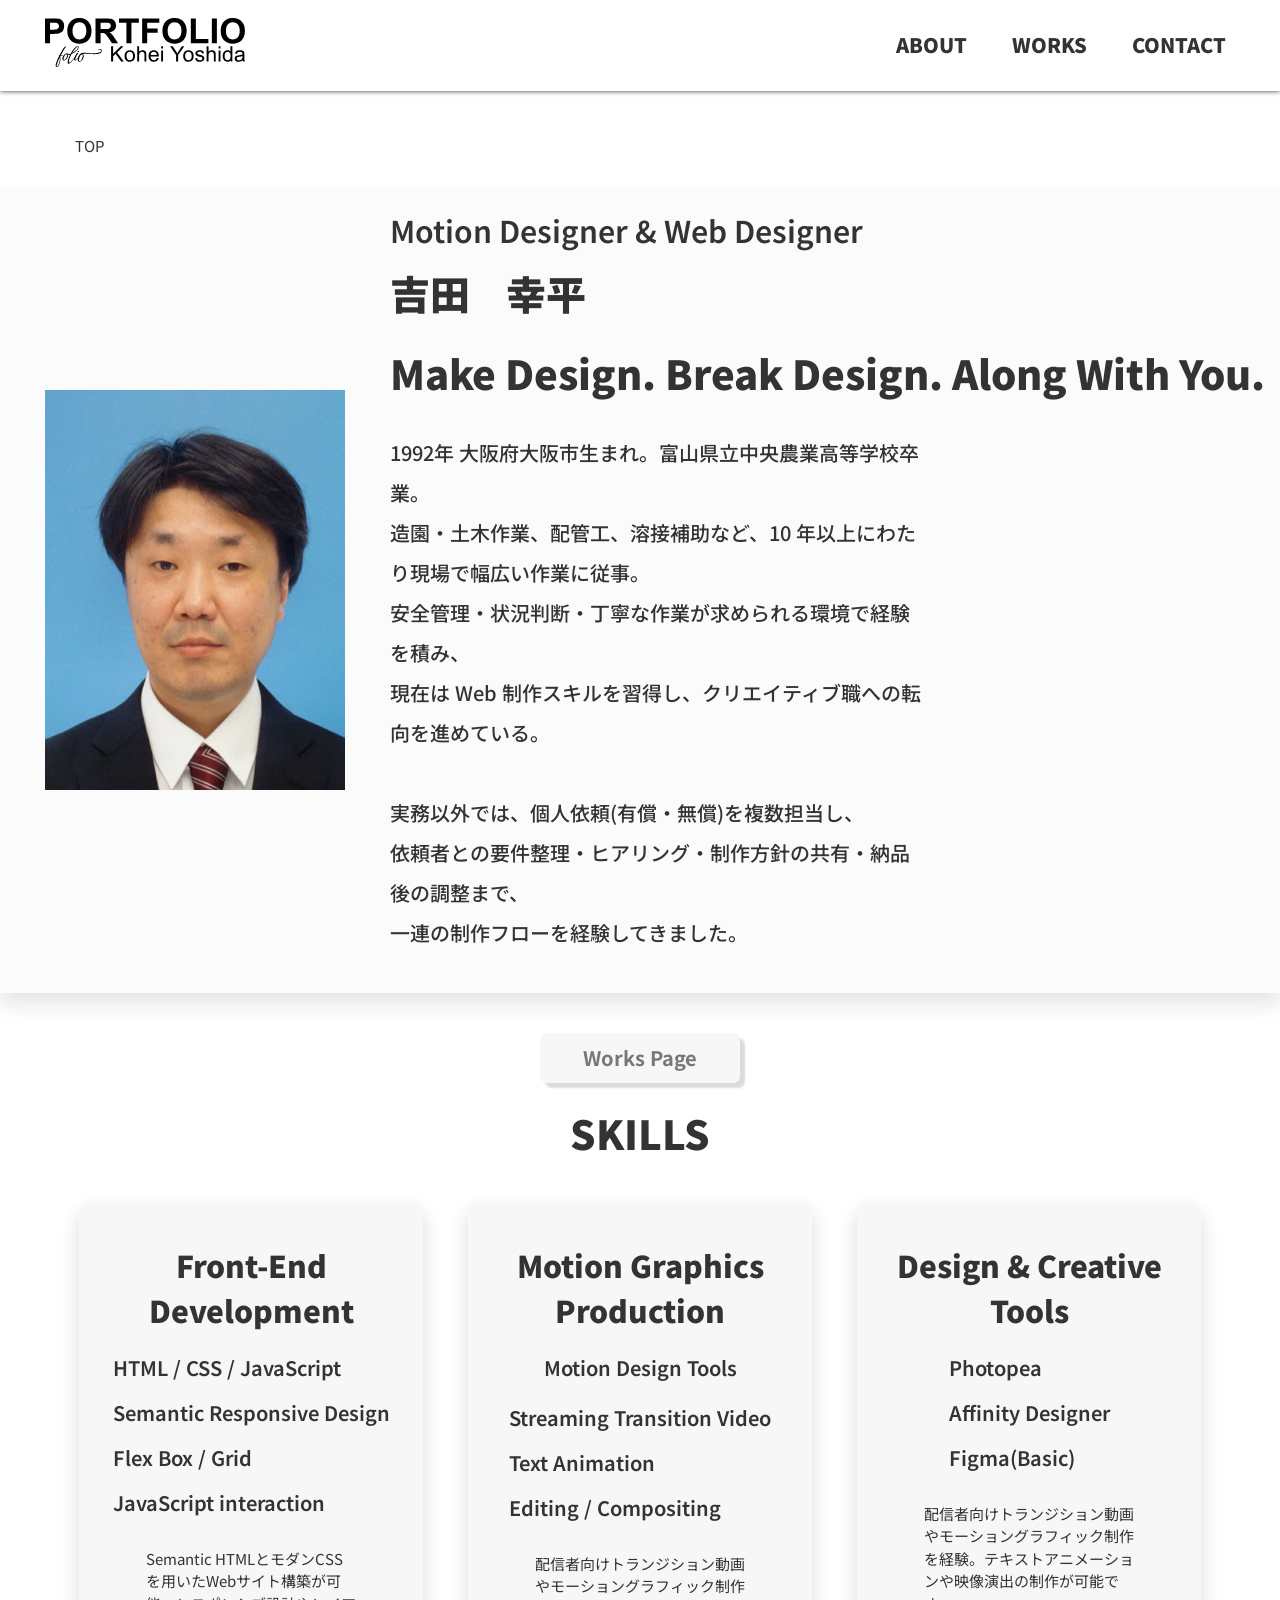
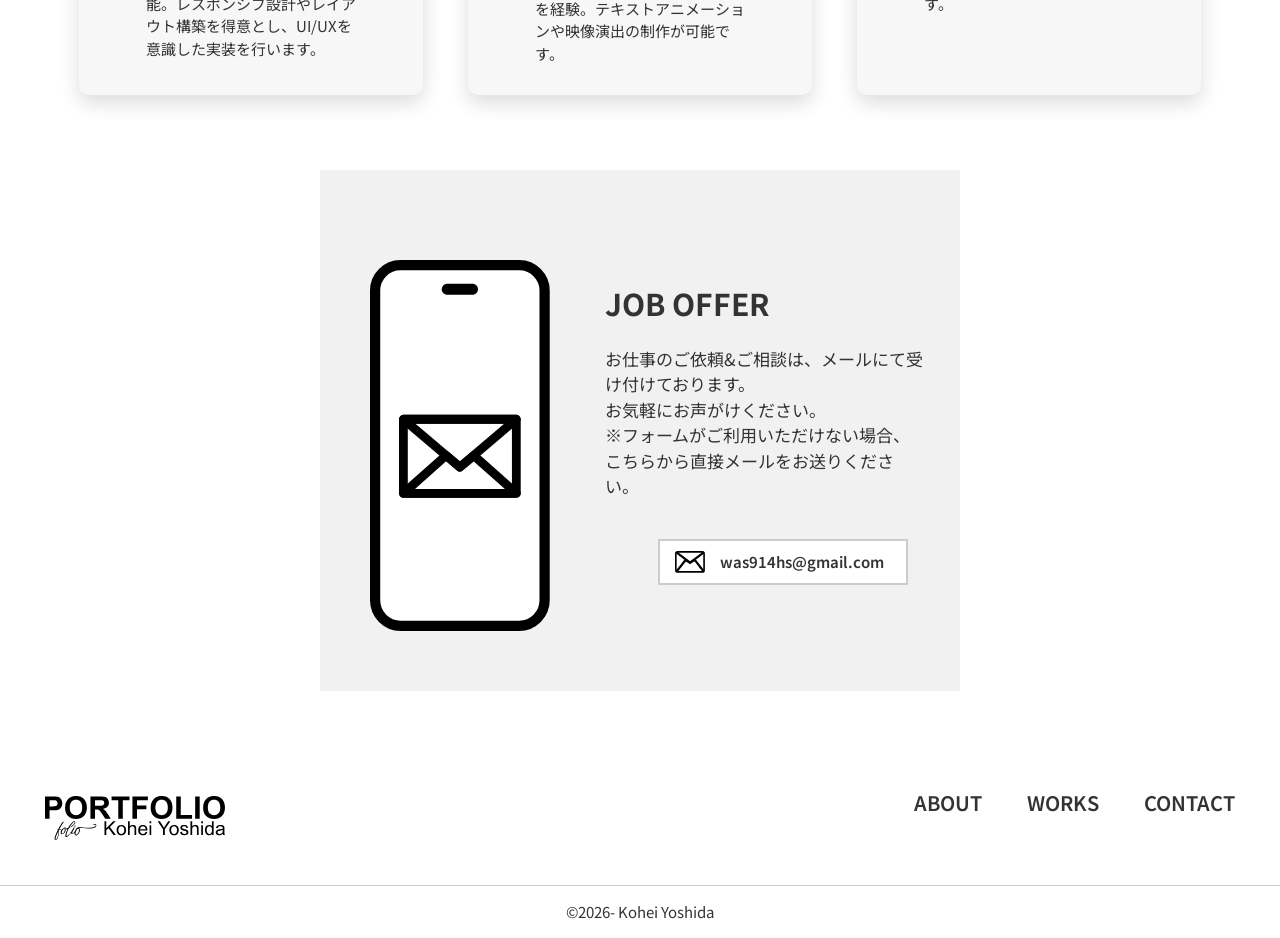
<file: index.html>
<!DOCTYPE html>
<html lang="ja">

<head>
    <meta charset="UTF-8">
    <meta name="viewport" content="width=device-width, initial-scale=1.0">
    <meta name="description" content="kohei Yoshidaのポートフォリオサイト。自己紹介ページです。基本情報として何が出来るかをまとめています。">
    <title>Top Page</title>
    <link rel="preconnect" href="https://fonts.googleapis.com">
    <link rel="preconnect" href="https://fonts.gstatic.com" crossorigin>
    <link href="https://fonts.googleapis.com/css2?family=Noto+Sans+JP:wght@100..900&display=swap" rel="stylesheet">
    <link rel="stylesheet" href="assets/css/style.css">
    <script>
        window.addEventListener("load", () => {
            document.body.classList.remove("fade");
        })
    </script>
</head>

<body id="index-page" class="fade">
    <header class="header">
        <a href="index.html" class="head_link"><img src="assets/images/Logo_folio.svg" alt="site-logo"
                class="svg_logo"></a>
        <nav class="nav">
            <input type="checkbox" id="nav_toggle" class="nav_toggle">
            <label for="nav_toggle" class="nav_btn" aria-label="メニューを開く">
                <span></span><span></span><span></span>
            </label>
            <label for="nav_toggle" class="nav_overlay"></label>

            <ul class="nav_list">
                <li class="list_item"><a href="about.html" class="link_item">ABOUT</a></li>
                <li class="list_item"><a href="works.html" class="link_item">WORKS</a></li>
                <li class="list_item"><a href="contact.html" class="link_item">CONTACT</a></li>
            </ul>
        </nav>
    </header>
    <div id="main">
        <!-- 今いるページ -->
        <div class="page">
            <a href="index.html" class="page_link">TOP</a>
        </div>
        <!-- /今いるページ -->
        <section class="person-box">
            <div class="person">
                <img src="assets/images/picture-person.png" alt="my-photo" class="person_img">
                <div class="function">
                    <div class="role_box">
                        <p class="role">Motion Designer & Web Designer</p>
                        <h1 class="person_name">
                            吉田&nbsp;&nbsp;&nbsp;&nbsp;幸平
                        </h1>
                        <p class="ms_img">
                            Make Design. Break Design. Along With You.
                        </p>
                    </div>
                    <div class="position_box">
                        <p class="position">
                            1992年 大阪府大阪市生まれ。富山県立中央農業高等学校卒業。<br>
                            造園・土木作業、配管工、溶接補助など、10 年以上にわたり現場で幅広い作業に従事。<br>
                            安全管理・状況判断・丁寧な作業が求められる環境で経験を積み、<br>
                            現在は Web 制作スキルを習得し、クリエイティブ職への転向を進めている。<br>
                        </p>
                        <p class="position">
                            実務以外では、個人依頼(有償・無償)を複数担当し、<br>
                            依頼者との要件整理・ヒアリング・制作方針の共有・納品後の調整まで、<br>
                            一連の制作フローを経験してきました。
                        </p>
                    </div>
                </div>
            </div>
        </section>

        <div class="view-works">
            <a href="works.html" class="view-works-link">Works Page</a>
        </div>

        <section class="skills">
            <h3 class="skill_msg">SKILLS</h3>
            <div class="skill_span">
                <div class="skill_type">
                    <div class="skill_type-title">Front-End Development</div>
                    <div class="skill_set">
                        <div class="skill_item">HTML / CSS / JavaScript</div>
                        <div class="skill_item">Semantic Responsive Design</div>
                        <div class="skill_item">Flex Box / Grid</div>
                        <div class="skill_item">JavaScript interaction</div>
                    </div>
                    <p class="skill_protocol">
                        Semantic HTMLとモダンCSSを用いたWebサイト構築が可能。レスポンシブ設計やレイアウト構築を得意とし、UI/UXを意識した実装を行います。
                    </p>
                </div>
                <div class="skill_type">
                    <div class="skill_type-title">Motion Graphics Production</div>
                    <p class="skill-paragraph">Motion Design Tools</p>
                    <div class="skill_set">
                        <div class="skill_item">Streaming Transition Video</div>
                        <div class="skill_item">Text Animation</div>
                        <div class="skill_item">Editing / Compositing</div>
                    </div>
                    <p class="skill_protocol">
                        配信者向けトランジション動画やモーショングラフィック制作を経験。テキストアニメーションや映像演出の制作が可能です。
                    </p>
                </div>
                <div class="skill_type">
                    <div class="skill_type-title">Design & Creative Tools</div>
                    <div class="skill_set">
                        <div class="skill_item">Photopea</div>
                        <div class="skill_item">Affinity Designer</div>
                        <div class="skill_item">Figma(Basic)</div>
                    </div>
                    <p class="skill_protocol">
                        配信者向けトランジション動画やモーショングラフィック制作を経験。テキストアニメーションや映像演出の制作が可能です。
                    </p>
                </div>
            </div>
        </section>
        
        <section class="mail_about">
            <picture>
                <source srcset="assets/images/mail_img.svg" media="(max-width: 769px)">
                <img src="assets/images/smartphone.svg" alt="" class="mail_about-img">
            </picture>
            <div class="offer_msg-box">
                <h2 class="offer_intro">JOB OFFER</h2>
                <p class="offer_msg">
                    お仕事のご依頼&ご相談は、メールにて受け付けております。<br>
                    お気軽にお声がけください。<br>
                    ※フォームがご利用いただけない場合、こちらから直接メールをお送りください。
                </p>
                <a href="mailto:was914hs@gmail.com?subject=%E3%81%94%E6%84%8F%E8%A6%8B%E3%83%BB%E3%81%94%E8%A6%81%E6%9C%9B&body=%E3%80%90%E3%81%8A%E5%90%8D%E5%89%8D%E3%80%91%0D%0A%0D%0A%E3%80%90%E3%81%94%E7%94%A8%E4%BB%B6%E3%80%91%0D%0A%0D%0A%E3%80%90%E8%BF%94%E4%BF%A1%E5%85%88%E3%80%91"
                    class="mail_offer"><img src="assets/images/mail_img.svg" alt="mail_img" class="mail_img"><span
                        class="send">was914hs@gmail.com</span></a>
            </div>
        </section>
    </div>
    <footer class="footer">
        <a href="index.html" class="foot_top-link"><img src="assets/images/Logo_folio.svg" alt="site-logo"
                class="foot_logo"></a>
        <div class="footer_nav">
            <span class="site_map">SITE MAP</span>
            <nav>
                <ul class="foot_list">
                    <li class="foot_item"><a href="about.html" class="foot_link">ABOUT</a></li>
                    <li class="foot_item"><a href="works.html" class="foot_link">WORKS</a></li>
                    <li class="foot_item"><a href="contact.html" class="foot_link">CONTACT</a></li>
                </ul>
            </nav>
        </div>
    </footer>
    <span class="copy">&copy;2026- Kohei Yoshida</span>
    <script src="assets/js/app.js"></script>
</body>

</html>
</file>
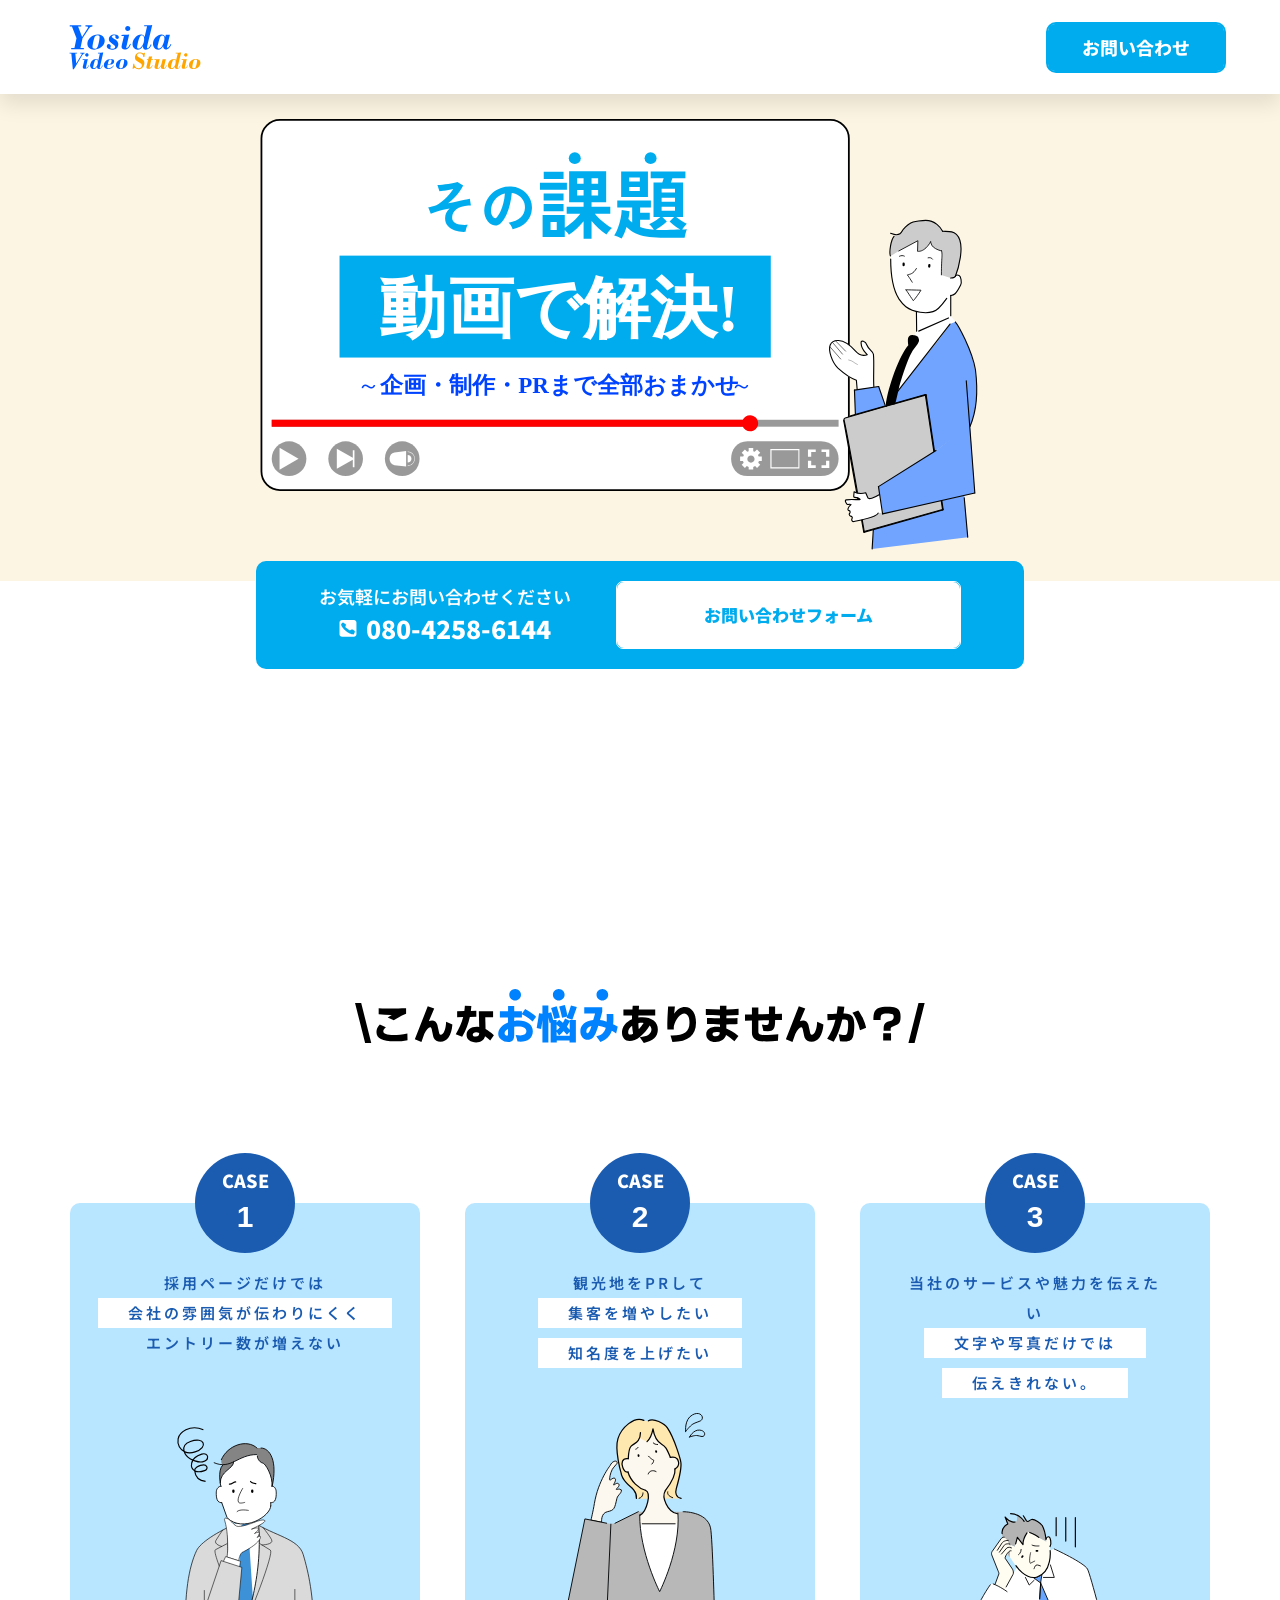
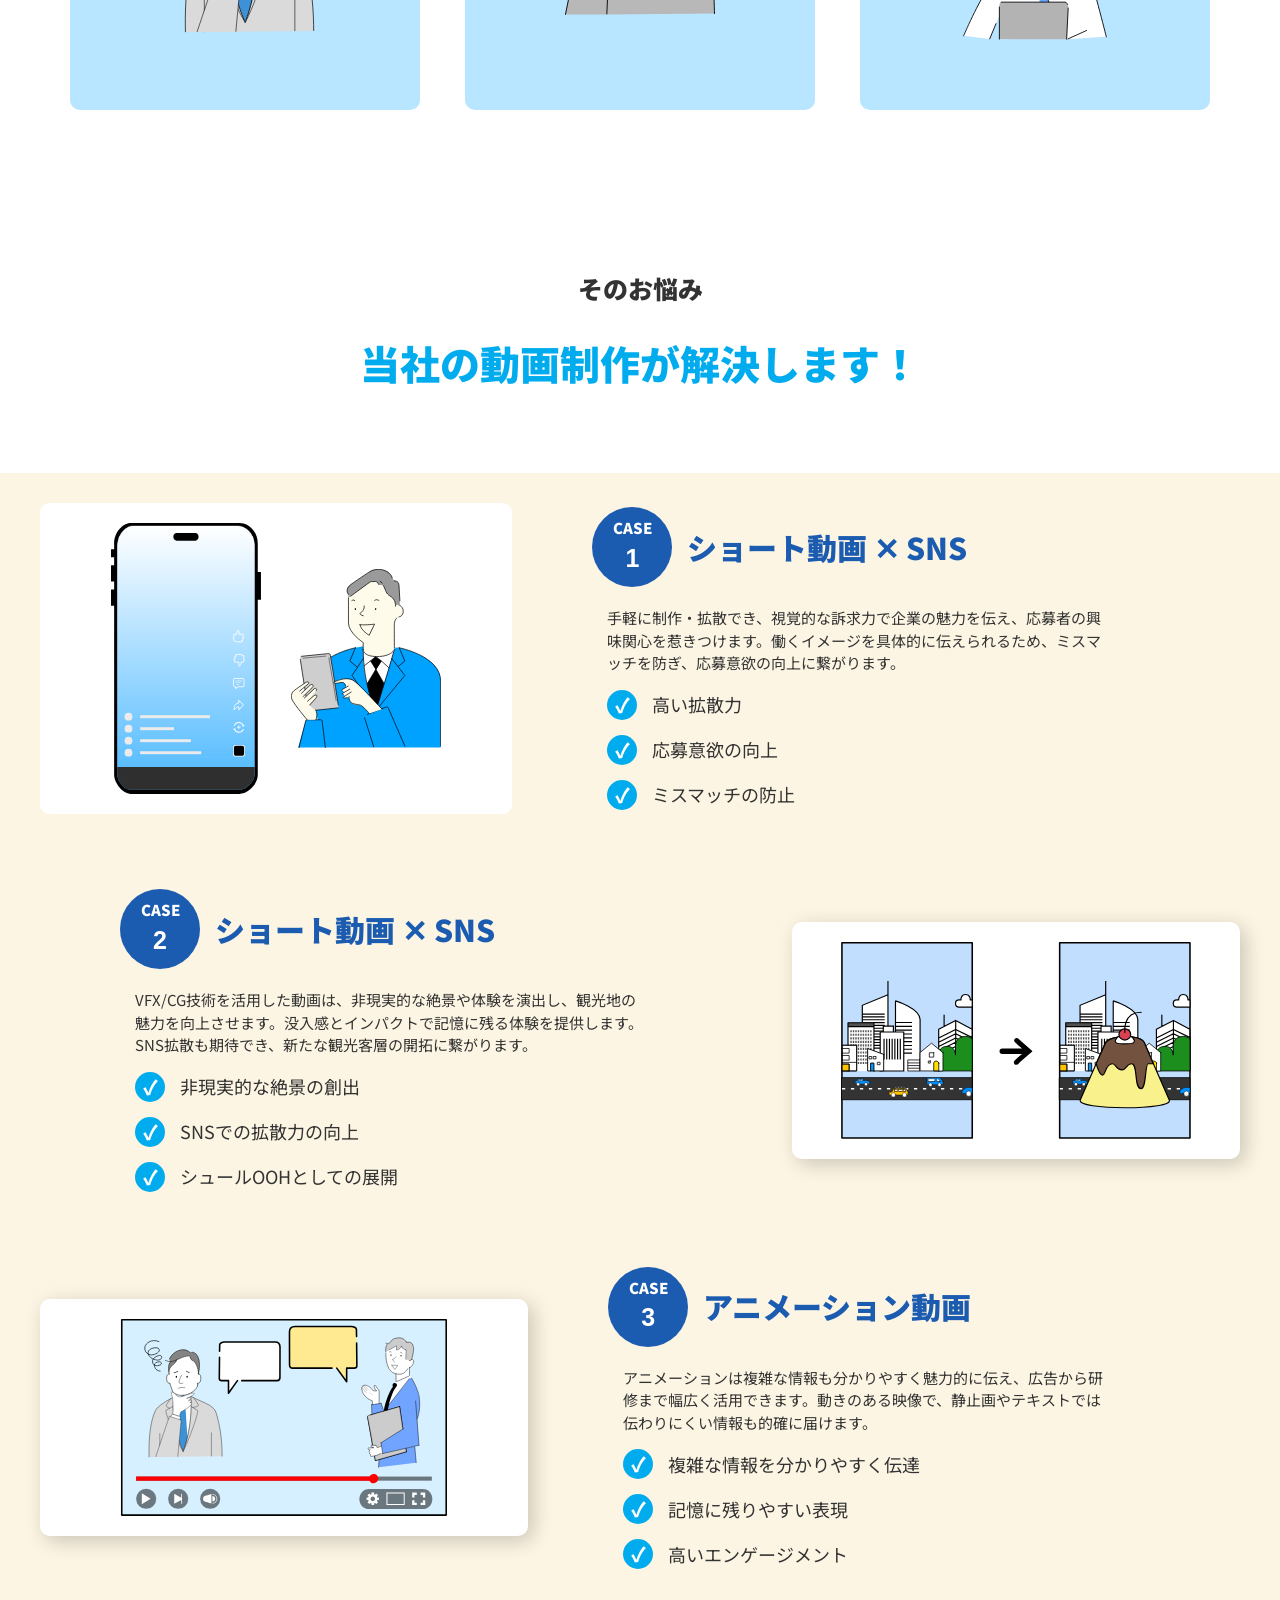
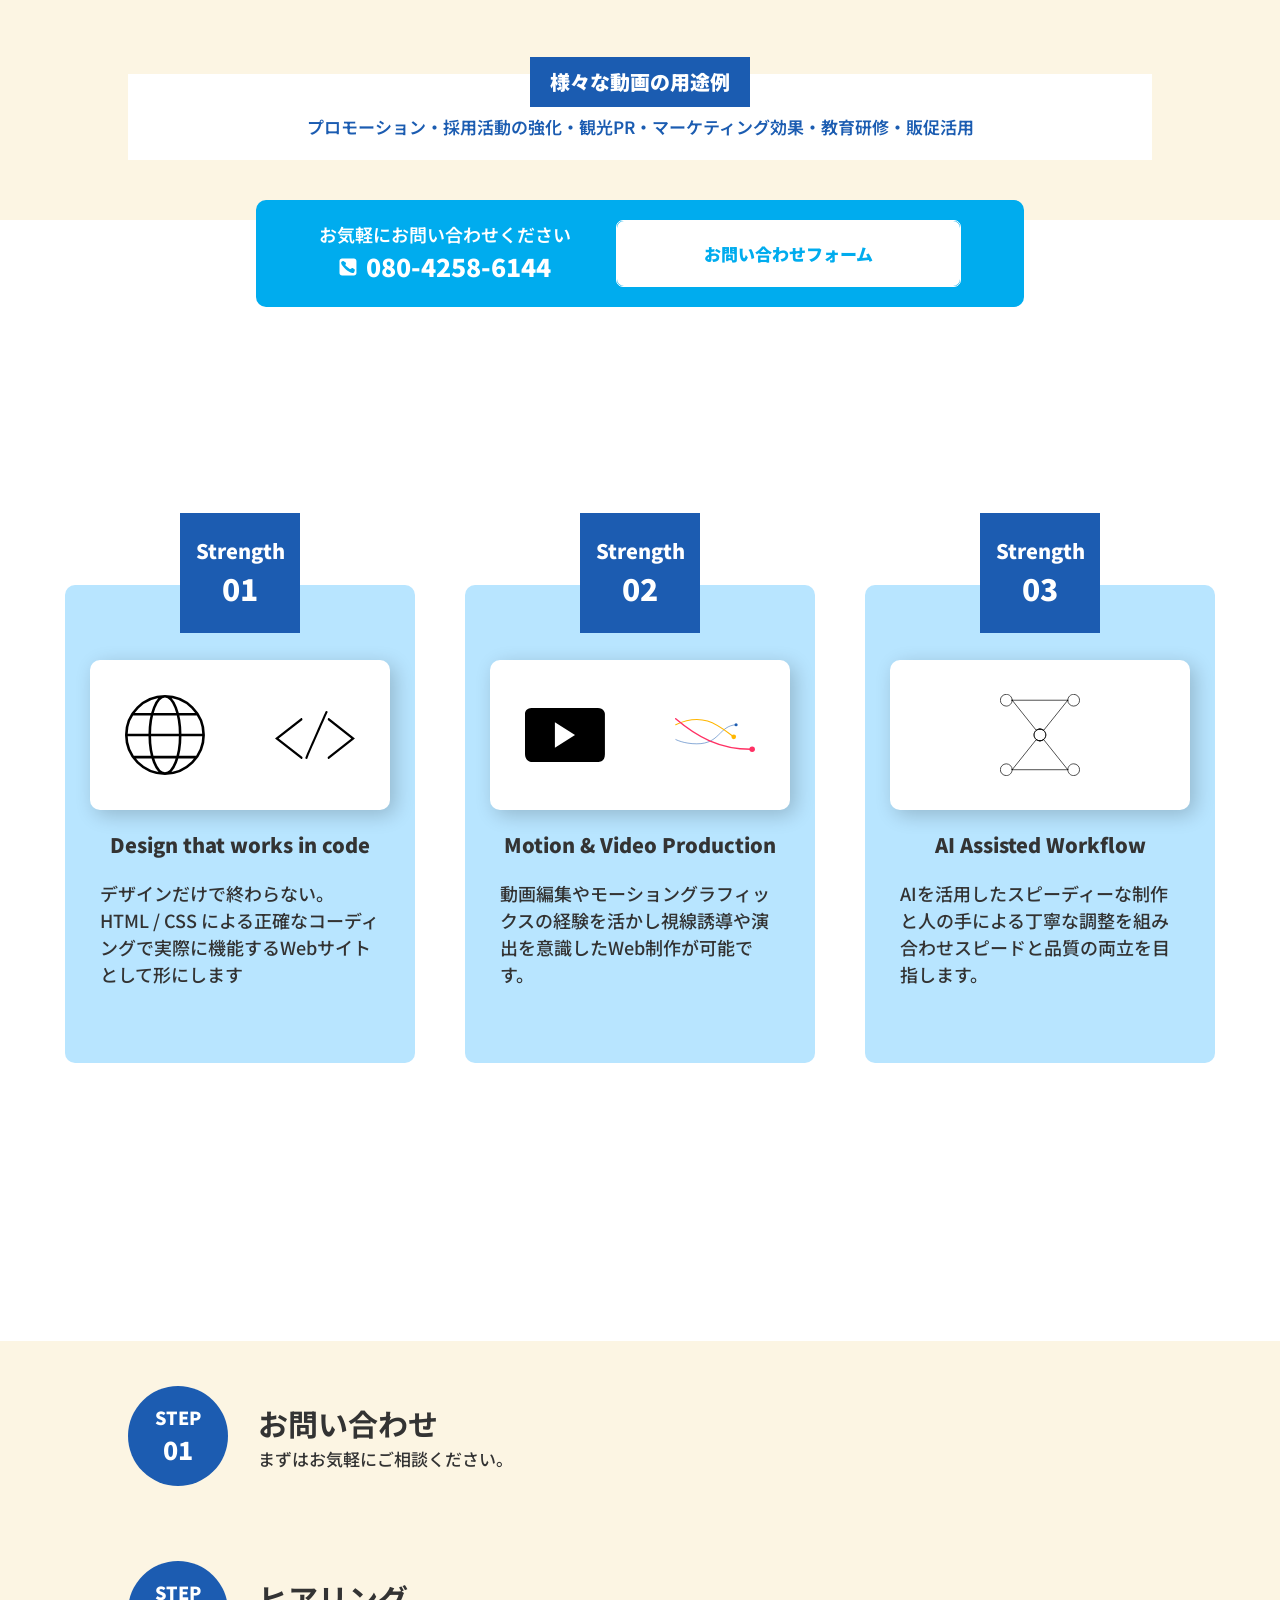
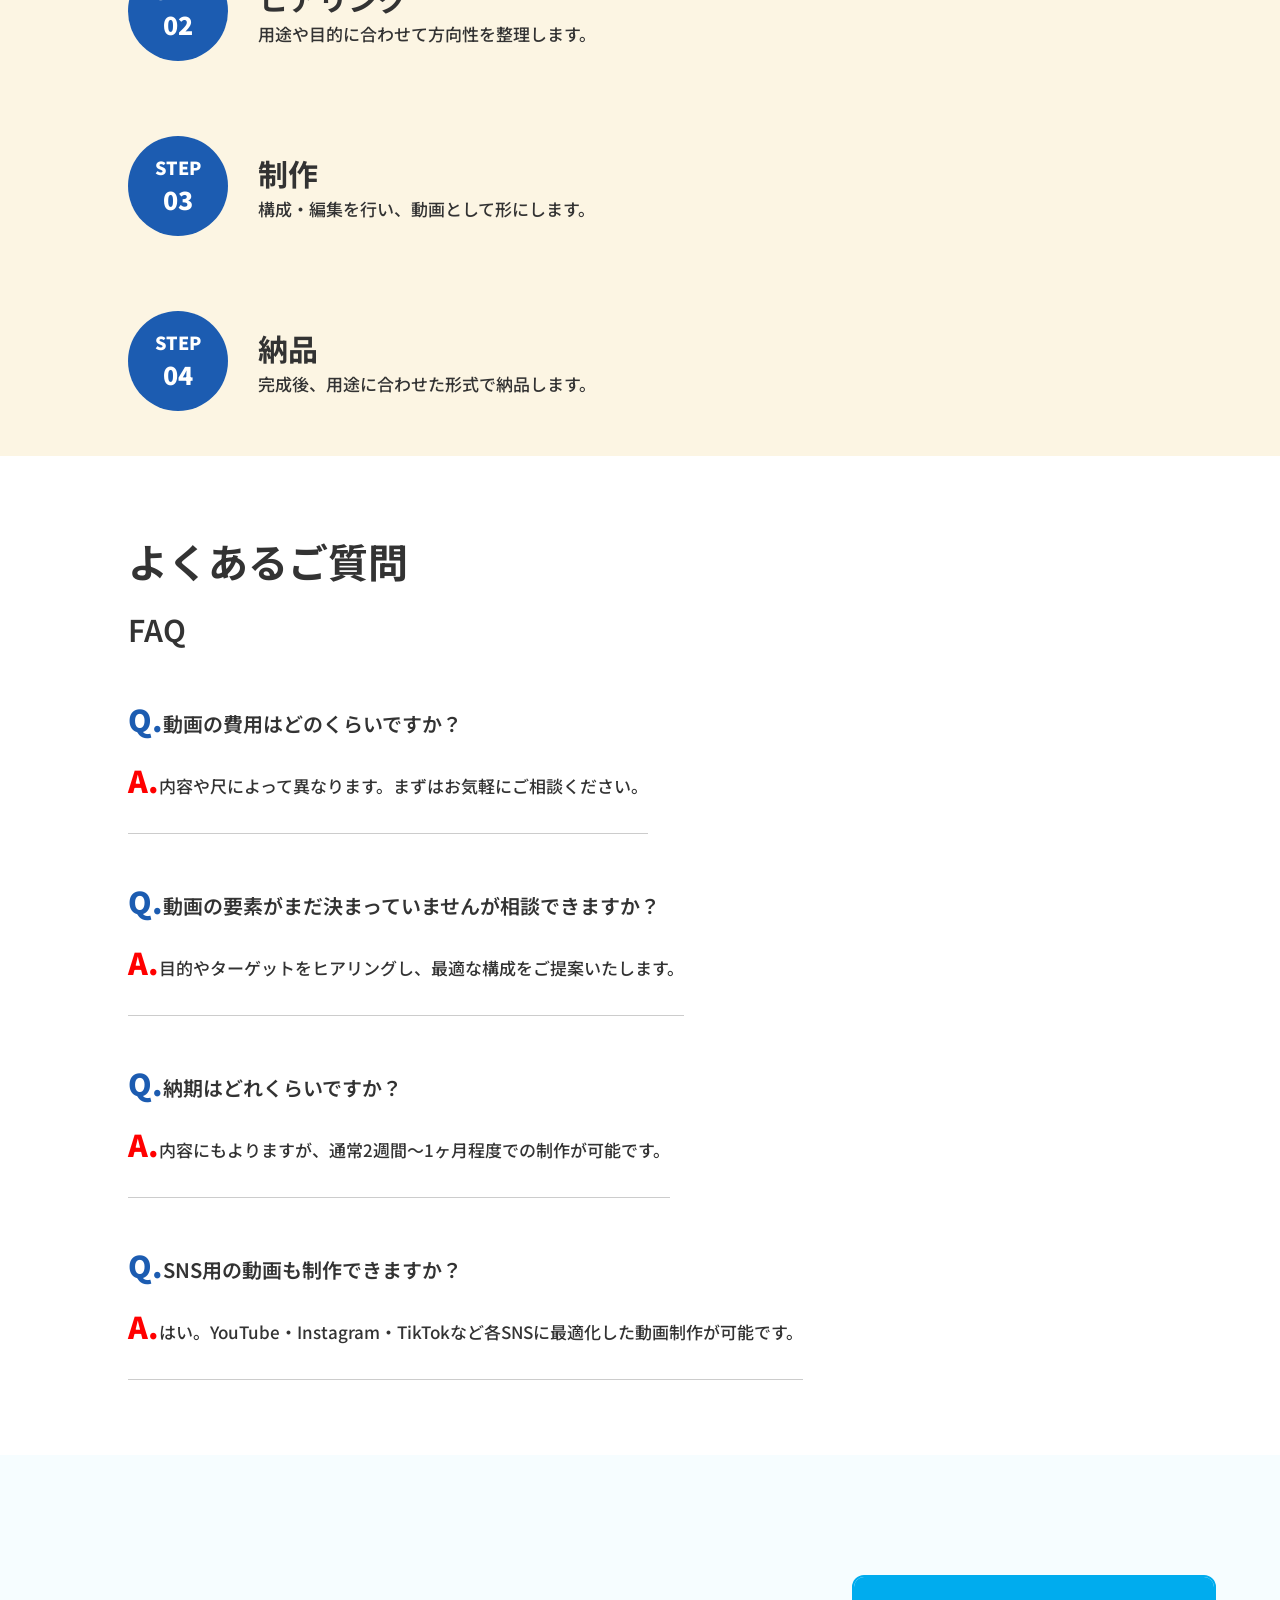
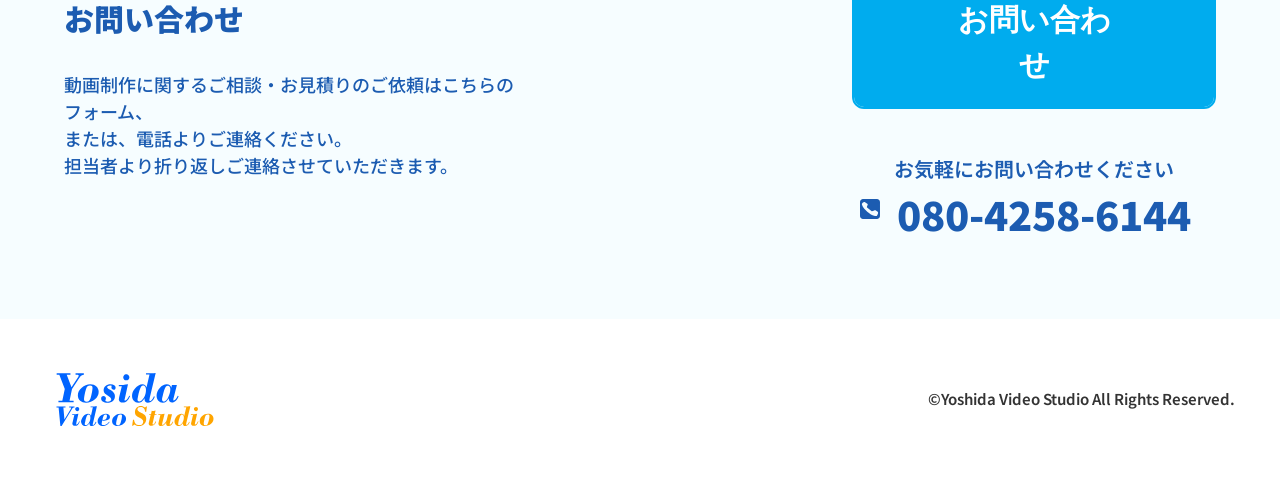
<file: lp-flow-practice/index.html>
<!DOCTYPE html>
<html lang="en">

<head>
    <meta charset="UTF-8">
    <meta name="viewport" content="width=device-width, initial-scale=1.0">
    <title>Document</title>
    <link rel="preconnect" href="https://fonts.googleapis.com">
    <link rel="preconnect" href="https://fonts.gstatic.com" crossorigin>
    <link href="https://fonts.googleapis.com/css2?family=Noto+Sans+JP:wght@100..900&display=swap" rel="stylesheet">
    <link rel="stylesheet" href="assets/css/style.css">
</head>

<body>
    <header class="header">
        <a href="index.html"><img src="assets/images/lp-logo.svg" alt="" class="lp-head-img"></a>
        <nav class="nav">
            <ul class="nav-list">
                <li class="list-item"><a href="../contact.html" class="link-item">お問い合わせ</a></li>
            </ul>
        </nav>
    </header>
    <div id="main">
        <section class="fv">
            <div class="background">
                <img class="mv-player" src="assets/images/fv-img-sp.svg" alt="fv-image">
                <img src="assets/images/fv-img.svg" alt="fv-image" class="fv-img">
            </div>
            <div class="cta-btn">
                <div class="call-msg-box">
                    <p class="call-msg">お気軽にお問い合わせください</p>
                    <p class="call-msg-small">＼無料でご相談／</p>
                    <div class="call-box">
                        <img src="assets/images/phone.svg" alt="phone-icon" class="call">
                        <a href="tel:08042586144" class="tel">080-4258-6144</a>
                    </div>
                </div>
                <div class="form-btn">
                    <a href="../contact.html" class="form-link">お問い合わせフォーム</a>
                </div>
            </div>
        </section>
        <section class="problem fade-up">
            <img src="assets/images/problem-img.svg" alt="こんなお悩みありませんか？" class="problem-img">
            <div class="problem-grid">
                <div class="case-box">
                    <div class="case-block">
                        <p class="case-title">CASE</p>
                        <p class="case-number">1</p>
                    </div>
                    <div class="case-protocol-box">
                        <p class="case-protocol">採用ページだけでは</p>
                        <p class="case-protocol">会社の雰囲気が伝わりにくく</p>
                        <p class="case-protocol">エントリー数が増えない</p>
                    </div>
                    <img src="assets/images/person-1.svg" alt="悩んでいる人" class="problem-person">
                </div>
                <div class="case-box">
                    <div class="case-block">
                        <p class="case-title">CASE</p>
                        <p class="case-number">2</p>
                    </div>
                    <div class="case-protocol-box">
                        <p class="case-protocol">観光地をPRして</p>
                        <p class="case-protocol">集客を増やしたい</p>
                        <p class="case-protocol case-protocol1">知名度を上げたい</p>
                    </div>
                    <img src="assets/images/person-2.svg" alt="悩んでいる人" class="problem-person">
                </div>
                <div class="case-box">
                    <div class="case-block">
                        <p class="case-title">CASE</p>
                        <p class="case-number">3</p>
                    </div>
                    <div class="case-protocol-box">
                        <p class="case-protocol">当社のサービスや魅力を伝えたい</p>
                        <p class="case-protocol">文字や写真だけでは</p>
                        <p class="case-protocol case-protocol1">伝えきれない。</p>
                    </div>
                    <img src="assets/images/person3.svg" alt="悩んでいる人" class="problem-person">
                </div>
            </div>
        </section>
        <section class="solution fade-up">
            <p class="sol-protocol">そのお悩み</p>
            <p class="sol-protocol">当社の動画制作が解決します！</p>

            <div class="sol-back">

                <div class="sol-flex">
                    <div class="sol-flex-box">
                        <div class="sol-img-box">
                            <img src="assets/images/smart-phone.svg" alt="スマートフォン" class="sol-img">
                            <img src="assets/images/person4.svg" alt="動画を見る人" class="sol-img">
                        </div>
                    </div>
                    <div class="sol-flex-block">
                        <div class="sol-container">
                            <div class="sol-radius">
                                <p class="sol-title">CASE</p>
                                <p class="sol-number">1</p>
                            </div>
                            <h2 class="sol-subtitle">ショート動画 ✕ SNS</h2>
                        </div>

                        <div class="sol-inner">
                            <p class="sol-msg">
                                手軽に制作・拡散でき、視覚的な訴求力で企業の魅力を伝え、応募者の興味関心を惹きつけます。働くイメージを具体的に伝えられるため、ミスマッチを防ぎ、応募意欲の向上に繋がります。
                            </p>

                            <div class="sol-liner">
                                <div class="sol-radius-mini">
                                    <p class="check">✓</p>
                                </div>
                                <p class="sol-txt">高い拡散力</p>
                            </div>

                            <div class="sol-liner">
                                <div class="sol-radius-mini">
                                    <p class="check">✓</p>
                                </div>
                                <p class="sol-txt">応募意欲の向上</p>
                            </div>

                            <div class="sol-liner">
                                <div class="sol-radius-mini">
                                    <p class="check">✓</p>
                                </div>
                                <p class="sol-txt">ミスマッチの防止</p>
                            </div>
                        </div>
                    </div>
                </div>

                <div class="sol-flex">
                    <div class="sol-flex-box">
                        <div class="sol-img-box1">
                            <img src="assets/images/vfx.svg" alt="VFX" class="sol-img1">
                        </div>
                    </div>
                    <div class="sol-flex-block">
                        <div class="sol-container">
                            <div class="sol-radius">
                                <p class="sol-title">CASE</p>
                                <p class="sol-number">2</p>
                            </div>
                            <h2 class="sol-subtitle">ショート動画 ✕ SNS</h2>
                        </div>

                        <div class="sol-inner">
                            <p class="sol-msg">
                                VFX/CG技術を活用した動画は、非現実的な絶景や体験を演出し、観光地の魅力を向上させます。没入感とインパクトで記憶に残る体験を提供します。SNS拡散も期待でき、新たな観光客層の開拓に繋がります。
                            </p>

                            <div class="sol-liner">
                                <div class="sol-radius-mini">
                                    <p class="check">✓</p>
                                </div>
                                <p class="sol-txt">非現実的な絶景の創出</p>
                            </div>

                            <div class="sol-liner">
                                <div class="sol-radius-mini">
                                    <p class="check">✓</p>
                                </div>
                                <p class="sol-txt">SNSでの拡散力の向上</p>
                            </div>

                            <div class="sol-liner">
                                <div class="sol-radius-mini">
                                    <p class="check">✓</p>
                                </div>
                                <p class="sol-txt">シュールOOHとしての展開</p>
                            </div>
                        </div>
                    </div>
                </div>

                <div class="sol-flex">
                    <div class="sol-flex-box">
                        <div class="sol-img-box1">
                            <img src="assets/images/question.svg" alt="question" class="sol-img1">
                        </div>
                    </div>
                    <div class="sol-flex-block">
                        <div class="sol-container">
                            <div class="sol-radius">
                                <p class="sol-title">CASE</p>
                                <p class="sol-number">3</p>
                            </div>
                            <h2 class="sol-subtitle">アニメーション動画</h2>
                        </div>

                        <div class="sol-inner">
                            <p class="sol-msg">
                                アニメーションは複雑な情報も分かりやすく魅力的に伝え、広告から研修まで幅広く活用できます。動きのある映像で、静止画やテキストでは伝わりにくい情報も的確に届けます。
                            </p>

                            <div class="sol-liner">
                                <div class="sol-radius-mini">
                                    <p class="check">✓</p>
                                </div>
                                <p class="sol-txt">複雑な情報を分かりやすく伝達</p>
                            </div>

                            <div class="sol-liner">
                                <div class="sol-radius-mini">
                                    <p class="check">✓</p>
                                </div>
                                <p class="sol-txt">記憶に残りやすい表現</p>
                            </div>

                            <div class="sol-liner">
                                <div class="sol-radius-mini">
                                    <p class="check">✓</p>
                                </div>
                                <p class="sol-txt">高いエンゲージメント</p>
                            </div>
                        </div>
                    </div>
                </div>

                <div class="sol-wrapper">
                    <div class="sol-txt-box">
                        <p class="sol-text">様々な動画の用途例</p>
                    </div>
                    <p class="sol-txt-wrapper">
                        プロモーション・採用活動の強化・観光PR・マーケティング効果・教育研修・販促活用
                    </p>
                </div>
            </div>
        </section>
        <div class="cta-btn">
            <div class="call-msg-box">
                <p class="call-msg">お気軽にお問い合わせください</p>
                <p class="call-msg-small">＼無料でご相談／</p>
                <div class="call-box">
                    <img src="assets/images/phone.svg" alt="phone-icon" class="call">
                    <a href="tel:08042586144" class="tel">080-4258-6144</a>
                </div>
            </div>
            <div class="form-btn">
                <a href="../contact.html" class="form-link">お問い合わせフォーム</a>
            </div>
        </div>
        <section class="strength fade-up">
            <div class="str-grid">
                <div class="str-box">
                    <div class="str-block">
                        <p class="str-title">Strength</p>
                        <p class="str-number">01</p>
                    </div>
                    <div class="str-img-box">
                        <img src="assets/images/network.svg" alt="" class="str-img">
                        <img src="assets/images/code-bracket.svg" alt="" class="str-img">
                    </div>
                    <p class="str-subtitle">Design that works in code</p>
                    <p class="str-txt">
                        デザインだけで終わらない。HTML / CSS による正確なコーディングで実際に機能するWebサイトとして形にします
                    </p>
                </div>
                <div class="str-box">
                    <div class="str-block">
                        <p class="str-title">Strength</p>
                        <p class="str-number">02</p>
                    </div>
                    <div class="str-img-box">
                        <img src="assets/images/playbtn.svg" alt="" class="str-img">
                        <img src="assets/images/line-animation.svg" alt="" class="str-img">
                    </div>
                    <p class="str-subtitle">Motion & Video Production</p>
                    <p class="str-txt">
                        動画編集やモーショングラフィックスの経験を活かし視線誘導や演出を意識したWeb制作が可能です。
                    </p>
                </div>
                <div class="str-box">
                    <div class="str-block">
                        <p class="str-title">Strength</p>
                        <p class="str-number">03</p>
                    </div>
                    <div class="str-img-box">
                        <img src="assets/images/node-rectangle.svg" alt="" class="str-img">
                    </div>
                    <p class="str-subtitle">AI Assisted Workflow</p>
                    <p class="str-txt">
                        AIを活用したスピーディーな制作と人の手による丁寧な調整を組み合わせスピードと品質の両立を目指します。
                    </p>
                </div>
            </div>
        </section>
        <section class="flow fade-up">
            <div class="flow-back">
                <div class="flow-flex">
                    <div class="flow-box">
                        <div class="flow-radius">
                            <p class="flow-step">STEP</p>
                            <p class="flow-number">01</p>
                        </div>
                        <div class="flow-txt-box">
                            <h2 class="flow-title">お問い合わせ</h2>
                            <p class="flow-text">まずはお気軽にご相談ください。</p>
                        </div>
                    </div>
                </div>
                <div class="flow-flex">
                    <div class="flow-box">
                        <div class="flow-radius">
                            <p class="flow-step">STEP</p>
                            <p class="flow-number">02</p>
                        </div>
                        <div class="flow-txt-box">
                            <h2 class="flow-title">ヒアリング</h2>
                            <p class="flow-text">用途や目的に合わせて方向性を整理します。</p>
                        </div>
                    </div>
                </div>
                <div class="flow-flex">
                    <div class="flow-box">
                        <div class="flow-radius">
                            <p class="flow-step">STEP</p>
                            <p class="flow-number">03</p>
                        </div>
                        <div class="flow-txt-box">
                            <h2 class="flow-title">制作</h2>
                            <p class="flow-text">構成・編集を行い、動画として形にします。</p>
                        </div>
                    </div>
                </div>
                <div class="flow-flex">
                    <div class="flow-box">
                        <div class="flow-radius">
                            <p class="flow-step">STEP</p>
                            <p class="flow-number">04</p>
                        </div>
                        <div class="flow-txt-box">
                            <h2 class="flow-title">納品</h2>
                            <p class="flow-text">完成後、用途に合わせた形式で納品します。</p>
                        </div>
                    </div>
                </div>
            </div>
        </section>
        <section class="qa fade-up">
            <div class="qa-block">
                <div class="qa-box">
                    <h2 class="qa-title">よくあるご質問</h2>
                    <p class="qa-subtitle">FAQ</p>
                </div>
                <div class="qa-box">
                    <p class="qa-q"><span class="q">Q.</span>動画の費用はどのくらいですか？</p>
                    <p class="qa-a"><span class="a">A.</span>内容や尺によって異なります。まずはお気軽にご相談ください。</p>
                </div>
                <div class="qa-box">
                    <p class="qa-q"><span class="q">Q.</span>動画の要素がまだ決まっていませんが相談できますか？</p>
                    <p class="qa-a"><span class="a">A.</span>目的やターゲットをヒアリングし、最適な構成をご提案いたします。</p>
                </div>
                <div class="qa-box">
                    <p class="qa-q"><span class="q">Q.</span>納期はどれくらいですか？</p>
                    <p class="qa-a"><span class="a">A.</span>内容にもよりますが、通常2週間～1ヶ月程度での制作が可能です。</p>
                </div>
                <div class="qa-box">
                    <p class="qa-q"><span class="q">Q.</span>SNS用の動画も制作できますか？</p>
                    <p class="qa-a"><span class="a">A.</span>はい。YouTube・Instagram・TikTokなど各SNSに最適化した動画制作が可能です。</p>
                </div>
            </div>
        </section>
        <section class="cta">
            <div class="cta-back">
                <div class="cta-flex">
                    <div class="cta-txt-box">
                        <h2 class="cta-title">お問い合わせ</h2>
                        <p class="cta-txt">
                            動画制作に関するご相談・お見積りのご依頼はこちらのフォーム、<br>
                            または、電話よりご連絡ください。<br>
                            担当者より折り返しご連絡させていただきます。
                        </p>
                    </div>
                    <div class="cta-box">
                        <div class="cta-block">
                            <a href="../contact.html" class="cta-link">お問い合わせ</a>
                        </div>
                        <div class="cta-desc">
                            <p class="cta-subtitle">お気軽にお問い合わせください</p>
                            <div class="cta-call-block">
                                <img src="assets/images/cta-call.svg" alt="phone-icon" class="cta-call">
                                <a href="tel:08042586144" class="cta-tel">080-4258-6144</a>
                            </div>
                        </div>
                    </div>
                </div>
            </div>
        </section>
    </div>
    <footer class="footer">
        <a href="../works.html" class="foot-link">
            <img src="assets/images/lp-logo.svg" alt="lp-logo" class="foot-link-img"></a>
        <p class="reserve">&copy;Yoshida Video Studio All Rights Reserved.</p>
    </footer>
    <script>
        document.addEventListener("DOMContentLoaded", () => {

            const targets = document.querySelectorAll(".fade-up");

            const observer = new IntersectionObserver((entries, observer) => {
                entries.forEach(entry => {
                    if (entry.isIntersecting) {
                        entry.target.classList.add("is-show");
                        observer.unobserve(entry.target);
                    }
                });
            }, {
                threshold: 0.2
            });

            targets.forEach(target => observer.observe(target));

        });

    </script>
</body>

</html>
</file>
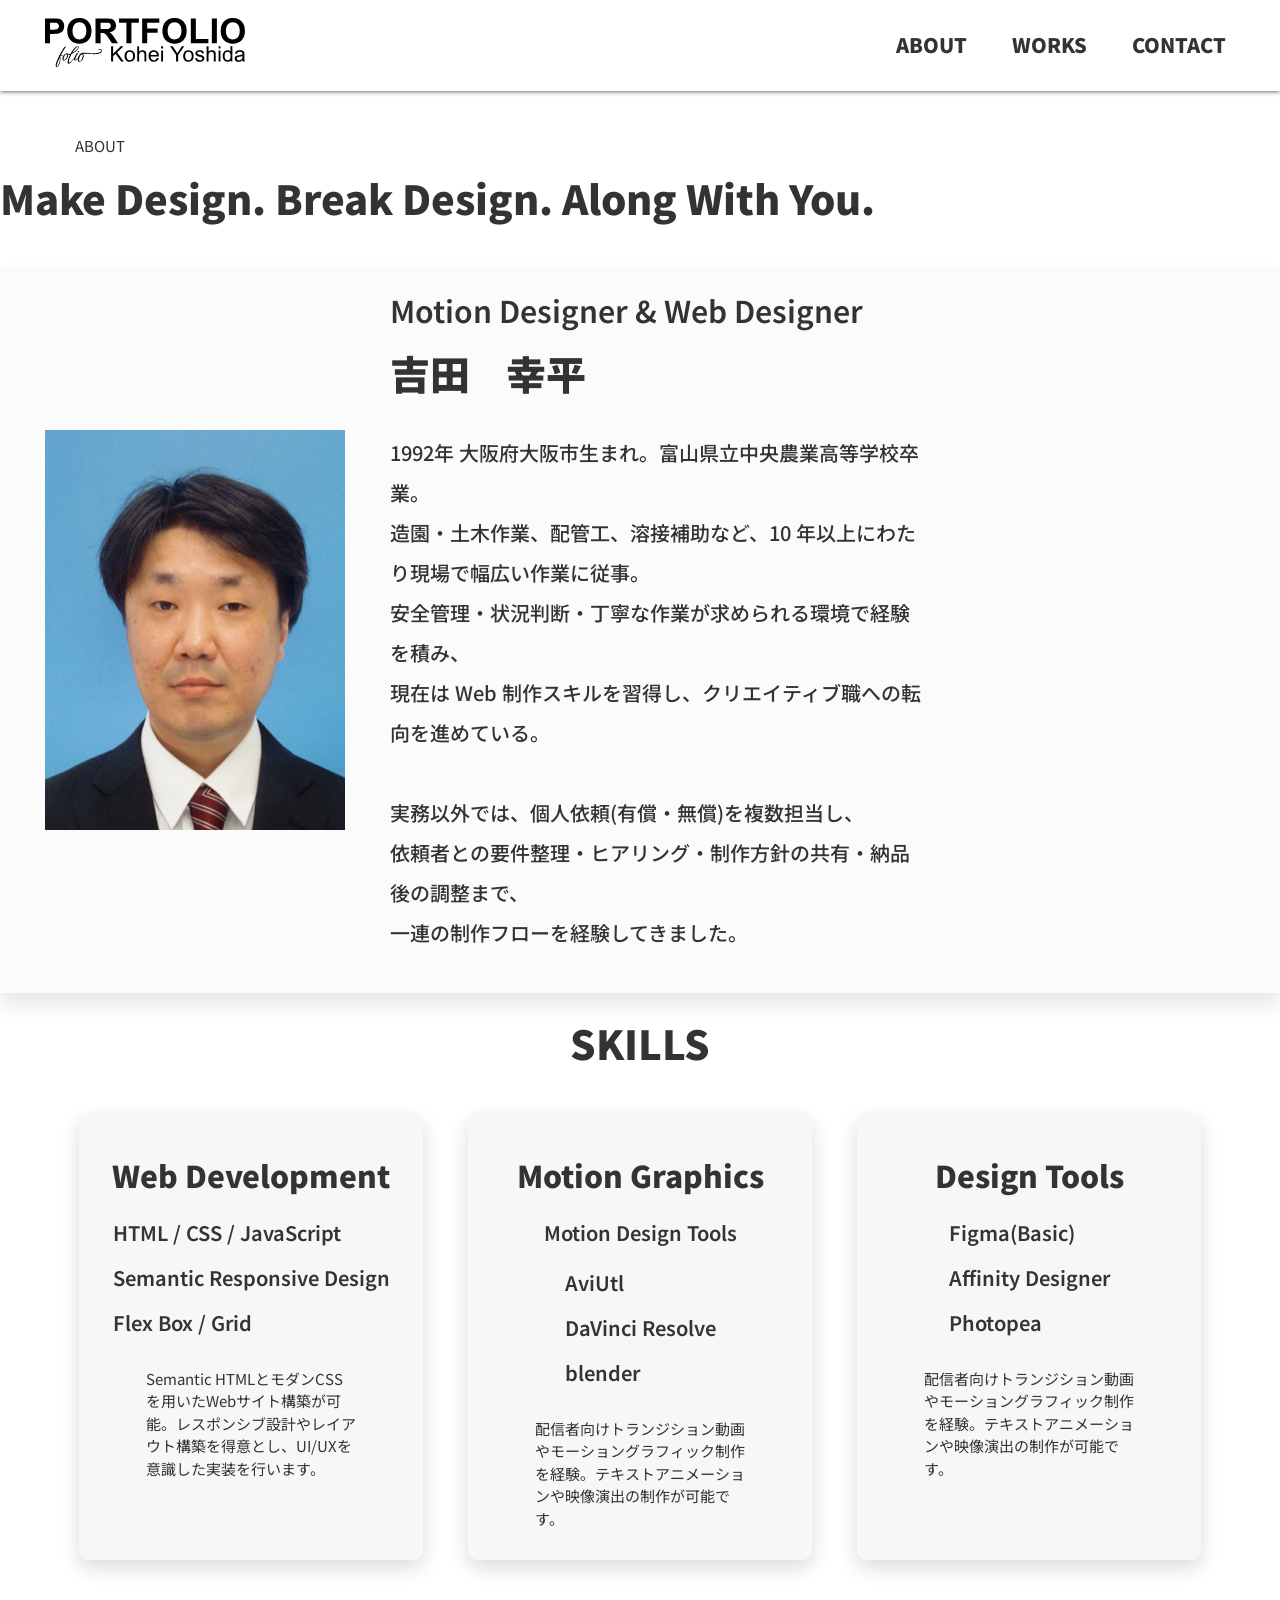
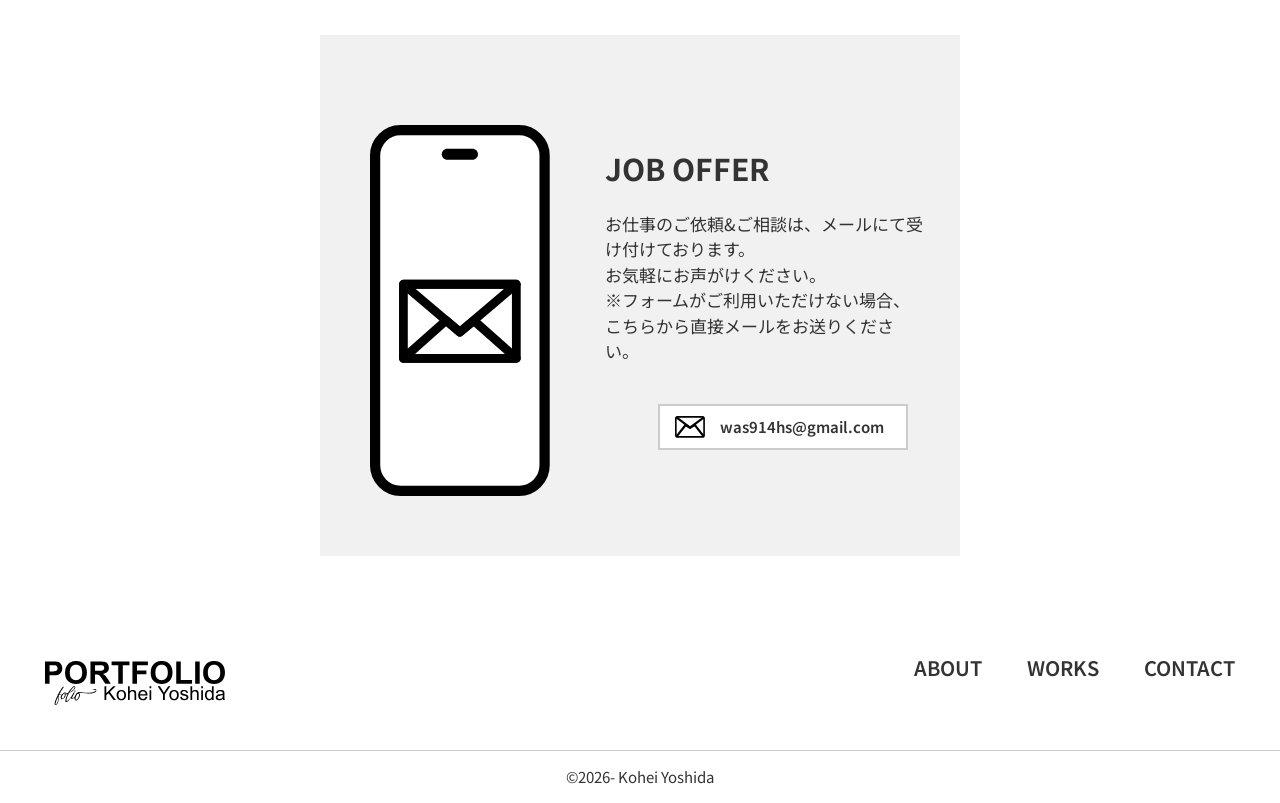
<file: about.html>
<!DOCTYPE html>
<html lang="ja">

<head>
    <meta charset="UTF-8">
    <meta name="viewport" content="width=device-width, initial-scale=1.0">
    <meta name="description" content="kohei Yoshidaのポートフォリオサイト。自己紹介ページです。基本情報として何が出来るかをまとめています。">
    <title>Top Page</title>
    <link rel="preconnect" href="https://fonts.googleapis.com">
    <link rel="preconnect" href="https://fonts.gstatic.com" crossorigin>
    <link href="https://fonts.googleapis.com/css2?family=Noto+Sans+JP:wght@100..900&display=swap" rel="stylesheet">
    <link rel="stylesheet" href="assets/css/style.css">
    <script>
        window.addEventListener("load", () => {
            document.body.classList.remove("fade");
        })
    </script>
</head>

<body id="about-page" class="fade">
    <header class="header">
        <a href="about.html" class="head_link"><img src="assets/images/Logo_folio.svg" alt="site-logo"
                class="svg_logo"></a>
        <nav class="nav">
            <input type="checkbox" id="nav_toggle" class="nav_toggle">
            <label for="nav_toggle" class="nav_btn" aria-label="メニューを開く">
                <span></span><span></span><span></span>
            </label>
            <label for="nav_toggle" class="nav_overlay"></label>

            <ul class="nav_list">
                <li class="list_item"><a href="about.html" class="link_item">ABOUT</a></li>
                <li class="list_item"><a href="works.html" class="link_item">WORKS</a></li>
                <li class="list_item"><a href="contact.html" class="link_item">CONTACT</a></li>
            </ul>
        </nav>
    </header>
    <div id="main">
        <!-- 今いるページ -->
        <div class="page">
            <a href="about.html" class="page_link">ABOUT</a>
        </div>
        <!-- /今いるページ -->
        <p class="ms_img">Make Design. Break Design. Along With You.</p>
        <section class="person">
            <img src="assets/images/picture-person.png" alt="my-photo" class="person_img">
            <div class="function">
                <div class="role_box">
                    <p class="role">Motion Designer & Web Designer</p>
                    <h1 class="person_name">
                        吉田&nbsp;&nbsp;&nbsp;&nbsp;幸平
                    </h1>
                </div>
                <div class="position_box">
                    <p class="position">
                        1992年 大阪府大阪市生まれ。富山県立中央農業高等学校卒業。<br>
                        造園・土木作業、配管工、溶接補助など、10 年以上にわたり現場で幅広い作業に従事。<br>
                        安全管理・状況判断・丁寧な作業が求められる環境で経験を積み、<br>
                        現在は Web 制作スキルを習得し、クリエイティブ職への転向を進めている。<br>
                    </p>
                    <p class="position">
                        実務以外では、個人依頼(有償・無償)を複数担当し、<br>
                        依頼者との要件整理・ヒアリング・制作方針の共有・納品後の調整まで、<br>
                        一連の制作フローを経験してきました。
                    </p>
                </div>
            </div>
        </section>
        <section class="skills">
            <h3 class="skill_msg">SKILLS</h3>
            <div class="skill_span">
                <div class="skill_type">
                    <div class="skill_type-title">Web Development</div>
                    <div class="skill_set">
                        <div class="skill_item">HTML / CSS / JavaScript</div>
                        <div class="skill_item">Semantic Responsive Design</div>
                        <div class="skill_item">Flex Box / Grid</div>
                    </div>
                    <p class="skill_protocol">
                        Semantic HTMLとモダンCSSを用いたWebサイト構築が可能。レスポンシブ設計やレイアウト構築を得意とし、UI/UXを意識した実装を行います。
                    </p>
                </div>
                <div class="skill_type">
                    <div class="skill_type-title">Motion Graphics</div>
                    <p class="skill-paragraph">Motion Design Tools</p>
                    <div class="skill_set">
                        <div class="skill_item">AviUtl</div>
                        <div class="skill_item">DaVinci Resolve</div>
                        <div class="skill_item">blender</div>
                    </div>
                    <p class="skill_protocol">
                        配信者向けトランジション動画やモーショングラフィック制作を経験。テキストアニメーションや映像演出の制作が可能です。
                    </p>
                </div>
                <div class="skill_type">
                    <div class="skill_type-title">Design Tools</div>
                    <div class="skill_set">
                        <div class="skill_item">Figma(Basic)</div>
                        <div class="skill_item">Affinity Designer</div>
                        <div class="skill_item">Photopea</div>
                    </div>
                    <p class="skill_protocol">
                        配信者向けトランジション動画やモーショングラフィック制作を経験。テキストアニメーションや映像演出の制作が可能です。
                    </p>
                </div>
            </div>
        </section>
        <section class="mail_about">
            <picture>
                <source srcset="assets/images/mail_img.svg" media="(max-width: 769px)">
                <img src="assets/images/smartphone.svg" alt="" class="mail_about-img">
            </picture>
            <div class="offer_msg-box">
                <h2 class="offer_intro">JOB OFFER</h2>
                <p class="offer_msg">
                    お仕事のご依頼&ご相談は、メールにて受け付けております。<br>
                    お気軽にお声がけください。<br>
                    ※フォームがご利用いただけない場合、こちらから直接メールをお送りください。
                </p>
                <a href="mailto:was914hs@gmail.com?subject=%E3%81%94%E6%84%8F%E8%A6%8B%E3%83%BB%E3%81%94%E8%A6%81%E6%9C%9B&body=%E3%80%90%E3%81%8A%E5%90%8D%E5%89%8D%E3%80%91%0D%0A%0D%0A%E3%80%90%E3%81%94%E7%94%A8%E4%BB%B6%E3%80%91%0D%0A%0D%0A%E3%80%90%E8%BF%94%E4%BF%A1%E5%85%88%E3%80%91"
                    class="mail_offer"><img src="assets/images/mail_img.svg" alt="mail_img" class="mail_img"><span
                        class="send">was914hs@gmail.com</span></a>
            </div>
        </section>
    </div>
    <footer class="footer">
        <a href="about.html" class="foot_top-link"><img src="assets/images/Logo_folio.svg" alt="site-logo"
                class="foot_logo"></a>
        <div class="footer_nav">
            <span class="site_map">SITE MAP</span>
            <nav>
                <ul class="foot_list">
                    <li class="foot_item"><a href="about.html" class="foot_link">ABOUT</a></li>
                    <li class="foot_item"><a href="works.html" class="foot_link">WORKS</a></li>
                    <li class="foot_item"><a href="contact.html" class="foot_link">CONTACT</a></li>
                </ul>
            </nav>
        </div>
    </footer>
    <span class="copy">&copy;2026- Kohei Yoshida</span>
    <script src="assets/js/app.js"></script>
</body>

</html>
</file>
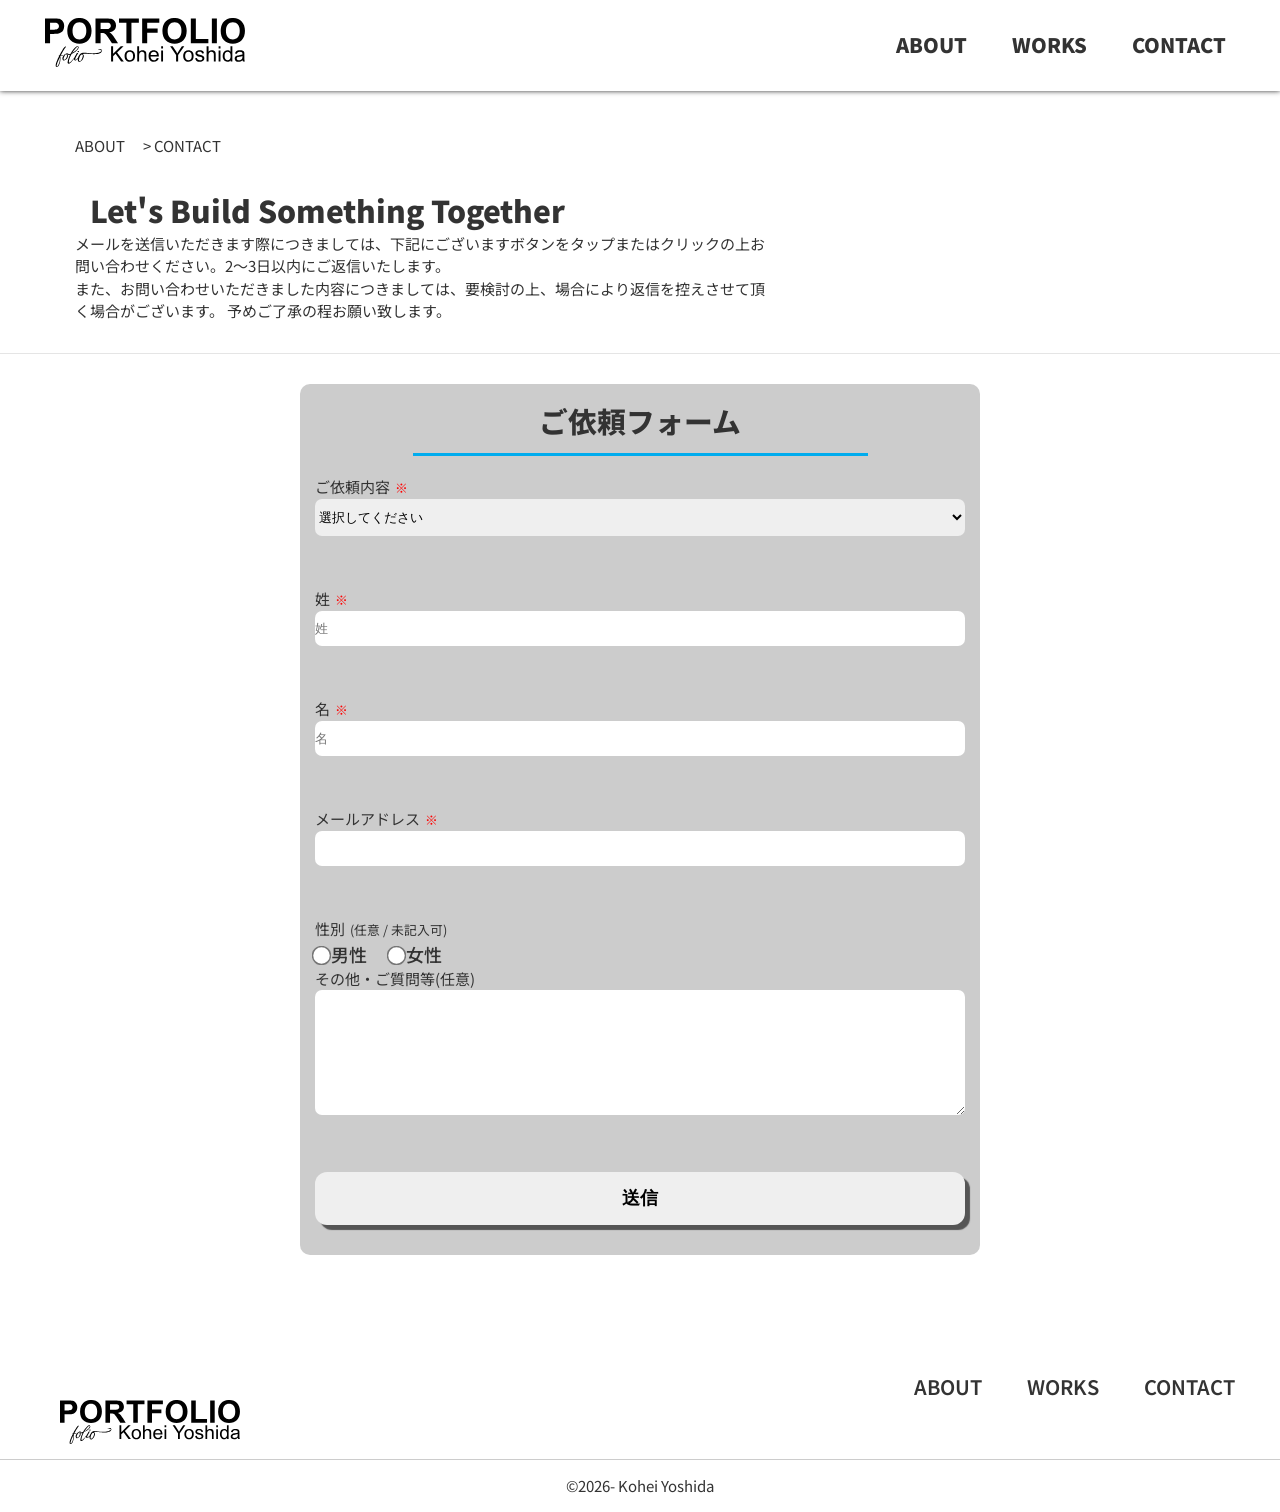
<file: contact.html>
<!DOCTYPE html>
<html lang="ja">

<head>
    <meta charset="UTF-8">
    <meta name="viewport" content="width=device-width, initial-scale=1.0">
    <meta name="description" content="Kohei Yoshidaのポートフォリオサイト。ご連絡はこちらのページからお願いいたします。">
    <title>Contact Page</title>
    <link rel="preconnect" href="https://fonts.googleapis.com">
    <link rel="preconnect" href="https://fonts.gstatic.com" crossorigin>
    <link href="https://fonts.googleapis.com/css2?family=Noto+Sans+JP:wght@100..900&display=swap" rel="stylesheet">
    <link rel="stylesheet" href="assets/css/style.css">
    <script>
        window.addEventListener("load", () => {
            document.body.classList.remove("fade");
        })
    </script>
</head>

<body class="fade">
    <header class="header">
        <a href="about.html" class="head_link"><img src="assets/images/Logo_folio.svg" alt="site-logo" class="svg_logo"></a>
        <nav class="nav">
            <input type="checkbox" id="nav_toggle" class="nav_toggle">
            <label for="nav_toggle" class="nav_btn" aria-label="メニューを開く">
                <span></span><span></span><span></span>
            </label>
            <label for="nav_toggle" class="nav_overlay"></label>

            <ul class="nav_list">
                <li class="list_item"><a href="about.html" class="link_item">ABOUT</a></li>
                <li class="list_item"><a href="works.html" class="link_item">WORKS</a></li>
                <li class="list_item"><a href="contact.html" class="link_item">CONTACT</a></li>
            </ul>
        </nav>
    </header>
    <div id="main">
        <!-- 今いるページ -->
        <div class="page">
            <a href="about.html" class="page_link">ABOUT</a>
            &gt;
            <span class="page_current">CONTACT</span>
        </div>

        <p class="catch">
            Let's Build Something Together
        </p>
        <section class="contact">
            <p class="mail_Protocol">
                メールを送信いただきます際につきましては、下記にございますボタンをタップまたはクリックの上お問い合わせください。2～3日以内にご返信いたします。
            </p>
            <p class="mail_Protocol">
                また、お問い合わせいただきました内容につきましては、要検討の上、場合により返信を控えさせて頂く場合がございます。
                予めご了承の程お願い致します。
            </p>
        </section>
        <div class="contact_border"></div>
        <section class="form">
            <form class="contact_form" action="send.php" method="post">
                <div class="form_style">
                    <h2 class="form_title">ご依頼フォーム</h2>

                    <div class="form_field">
                        <p class="label-protcol">ご依頼内容<span class="req">※</span></p>
                        <label for="category" class="form_label">
                            <select name="select" id="category" class="select" required>
                                <option value="" selected disabled>選択してください</option>
                                <option value="movie">動画制作・編集</option>
                                <option value="web">ウェブサイト制作</option>
                                <option value="thumb">サムネイル制作</option>
                            </select>
                        </label>
                        <p id="category_error" class="error">項目を入力してください</p>
                    </div>
                    <div class="form_field name_field">
                        <p class="label-protcol">姓<span class="req">※</span></p>
                        <label for="family_name">
                            <input type="text" name="family_name" placeholder="姓" id="family_name" class="input-name" required>
                        </label>
                        <p id="category_error" class="error">項目を入力してください</p>
                        <p class="label-protcol">名<span class="req">※</span></p>
                        <label for="first_name">
                            <input type="text" name="first_name" placeholder="名" id="first_name" class="input-name" required>
                        </label>
                        <p id="category_error" class="error">項目を入力してください</p>
                    </div>
                    <p class="label-protcol">メールアドレス<span class="req">※</span></p>
                    <div class="form_field">
                        <label for="email">
                            <input type="email" name="email" id="email" class="input-mail" required>
                        </label>
                        <p id="category_error" class="error">項目を入力してください</p>
                    </div>
                    <div class="form_field">
                        <p class="radio-protcol">性別<span class="req-nth">(任意 / 未記入可)</span></p>
                        <label class="radio">
                            <input type="radio" name="gender" value="male">
                            <span class="gender male">男性</span>
                        </label>
                        <label class="radio">
                            <input type="radio" name="gender" value="female">
                            <span class="gender">女性</span>
                        </label>
                    </div>
                    <div class="form_field form_field--full">
                        <p class="area-protcol ">その他・ご質問等<span class="req_last">(任意)</span></p>
                        <label for="message">
                            <textarea name="message" id="message" class="area" rows="7"></textarea>
                        </label>
                    </div>
                    <button class="button" type="submit" value="submit">送信</button>
                </div>
            </form>
        </section>
    </div>
    <footer class="footer">
        <a href="about.html" class="foot_link"><img src="assets/images/Logo_folio.svg" alt="" class="foot_logo"></a>
        <div class="footer_nav">
            <span class="site_map">SITE MAP</span>
            <nav>
                <ul class="foot_list">
                    <li class="foot_item"><a href="about.html" class="foot_link">ABOUT</a></li>
                    <li class="foot_item"><a href="works.html" class="foot_link">WORKS</a></li>
                    <li class="foot_item"><a href="contact.html" class="foot_link">CONTACT</a></li>
                </ul>
            </nav>
        </div>
    </footer>
    <span class="copy">&copy;2026- Kohei Yoshida</span>
    <script src="assets/js/app.js"></script>
</body>

</html>
</file>
<file: assets/css/style.css>
@charset "utf-8";

/* reset/base */

* {
    box-sizing: border-box;
    margin: 0;
    padding: 0;
}

body {
    display: flex;
    flex-direction: column;
    width: 100%;
    min-width: 350px;
    min-height: 100vh;
    font-family: "Noto Sans JP", Arial, "Helvetica Neue", "Helvetica", "Hiragino Sans", "Arial", "Yu Gothic", "Meiryo", sans-serif;
    font-size: 15px;
    color: #333;
    line-height: 1.5;
}

/* =======================
    
    layout(header/main/footer)

    ======================== */
/* header */

.header {
    background: #fff;
    margin: 0 auto;
    padding: 1em 0;
    width: 100%;
    display: flex;
    align-items: center;
    position: fixed;
    box-shadow: 0 0 5px;
    z-index: 100;
    top: 0;
    left: 0;
}

.svg_logo {
    width: 180px;
    margin-left: 2em;
}

.nav {
    position: relative;
    margin-left: auto;
}

.nav_toggle {
    display: none;
}

.nav_btn {
    display: block;
    width: 44px;
    height: 44px;
    margin-right: 1.5em;
    position: relative;
    cursor: pointer;
}

.nav_btn span {
    position: absolute;
    left: 10px;
    right: 10px;
    height: 2px;
    background: #000;
    transition: ease .25s;
}

.nav_btn span:nth-child(1) {
    top: 14px;
}

.nav_btn span:nth-child(2) {
    top: 21px;
}

.nav_btn span:nth-child(3) {
    top: 28px;
}

.nav_overlay {
    position: fixed;
    inset: 0;
    background: rgba(0, 0, 0, .3);
    opacity: 0;
    pointer-events: none;
    transition: ease opacity .25s;
    z-index: 5;
}

.nav_list {
    background: #fff;
    width: 50%;
    max-width: 420px;
    display: flex;
    flex-direction: column;
    position: fixed;
    top: 72px;
    right: 0;
    bottom: 0;
    gap: 0;
    padding: 1em 0;
    opacity: 0;
    transform: translateX(10px);
    pointer-events: none;
    transition: opacity .25s ease, transform .25s ease;
    z-index: 10;
    list-style: none;
}

.list_item {
    font-size: 18px;
    padding: .5em 2em;
}

.nav_toggle:checked~.nav_overlay {
    opacity: 1;
    pointer-events: auto;
}

.nav_toggle:checked~.nav_list {
    opacity: 1;
    transform: translateX(0);
    pointer-events: auto;
    transition-delay: .15s;
}

.nav_toggle:checked+.nav_btn span:nth-child(1) {
    top: 21px;
    transform: rotate(45deg);
}

.nav_toggle:checked+.nav_btn span:nth-child(2) {
    opacity: 0;
}

.nav_toggle:checked+.nav_btn span:nth-child(3) {
    top: 21px;
    transform: rotate(-45deg);
}

.link_item {
    text-decoration: none;
    font-weight: 900;
    color: #333;
}

.link_item::after {
    content: "";
    position: absolute;
    left: 0;
    bottom: -1px;
    width: 100%;
    height: 1px;
    background: currentColor;
    transform: scaleX(0);
    transform-origin: right;
    transition: transform .3s ease;
}

.link_item:hover::after {
    transform: scaleX(1);
    transform-origin: left;
}

/* #main */

#main {
    flex: 1;
    width: 100%;
    margin: 0 auto;
}

/* fade */

.fade {
    opacity: 0;
    transform: translateY(8px);
    transition: opacity .6s ease, transform .6s ease;
    }

    .fade.is-show {
    opacity: 1;
    transform: translateY(0);
    }

/* footer */

.footer {
    margin-top: 18vh;
    display: flex;
    flex-direction: column;
    align-items: center;
}

footer a {
    text-decoration: none;
    color: #333;
    font-weight: 600;
}

.foot_top-link {
    order: 2;
    margin-bottom: 2em;
}

.foot_logo {
    width: 180px;
    display: block;
    text-align: center;
    margin-top: 2em;
}

.site_map {
    display: block;
    text-align: center;
    margin: 0 auto;
    padding-bottom: 2em;
    font-size: 17px;
}

.foot_list {
    margin-bottom: 2em;
    list-style: none;
    display: grid;
    grid-template-columns: 1fr 1fr;
    gap: 1.5em;
    justify-items: center;
    order: 1;
}

.foot_item:nth-child(3) {
    grid-column: 1/-1;
    justify-self: center;
}

.foot_link {
    font-size: 20px;
}

.copy {
    text-align: center;
    margin: 0 auto;
    padding: 1em 0;
    width: 100%;
    border-top: 1px solid #ccc;
}


/* =======================
    
    section

    ======================== */

/* about */

.page {
    margin: 12vh 0 2vh 1vw;
    padding: 0 1em;
    max-width: 1800px;
}

.page_link {
    position: relative;
    text-decoration: none;
    color: #333;
    font-weight: 400;
    margin: 0 1em;
}

.page_link::after {
    content: "";
    position: absolute;
    left: 0;
    bottom: -1px;
    width: 100%;
    height: 1px;
    background: currentColor;
    transform: scaleX(0);
    transform-origin: right;
    transition: transform .3s ease;
}

.page_link:hover::after {
    transform: scaleX(1);
    transform-origin: left;
}

.person {
    box-shadow: 0 18px 25px rgba(0, 0, 0, .08);
    margin: 0 auto 2em auto;
}

.ms_img {
    margin: 2em auto;
    padding: 0 1em;
    width: 90%;
    min-width: 80%;
    font-size: 30px;
    font-weight: 900;
}

.person_img {
    display: block;
    width: 80%;
    margin: 30px auto;
    aspect-ratio: 3/4;
    object-fit: cover;
}

.role {
    text-align: center;
    margin: 0 auto;
    font-size: 20px;
    font-weight: 900;
}

.person_name {
    text-align: center;
    margin: 0 auto;
    padding: 10px 0;
}

.position_box {
    width: 90%;
    display: block;
    margin: 0 auto;
}

.position {
    text-align: left;
    display: inline-block;
    margin: 1em auto;
    width: 100%;
    font-size: 17px;
    font-weight: 500;
}

.view-works-link {
    background: #f7f7f7;
    display: block;
    margin: 1em auto;
    padding: 10px 10px;
    width: 100px;
    min-width: 200px;
    font-size: 20px;
    font-weight: 700;
    color: #777;
    text-decoration: none;
    text-align: center;
    border-radius: 7px;
    box-shadow: 5px 5px 2px rgba(0, 0, 0, .14);
    transition: .4s;
}

@media screen and (min-width:770px) {
    
    .view-works-link {
        background: #f7f7f7;
        display: block;
        margin: 1em auto;
        padding: 10px 10px;
        width: 200px;
        min-width: 200px;
        font-size: 20px;
        font-weight: 700;
        color: #777;
        text-decoration: none;
        text-align: center;
        border-radius: 7px;
        box-shadow: 5px 5px 2px rgba(0, 0, 0, .14);
        transition: .4s;
    }

    .view-works-link:hover {
        background: #777;
        color: #fff;
        border-radius: 50px;
        box-shadow: none;
    }

}

.view-works-link:focus {
    background: #777;
    color: #fff;
    border-radius: 50px;
    box-shadow: none;
}

/* skills */

.skills {
    width: 100%;
    text-align: center;
    margin: 0 auto;
}

.skill_span {
    display: flex;
    flex-direction: column;
    margin: 0 auto;
    padding: 0 1em;
    width: 90%;
    height: auto;
    align-items: stretch;
}

.skill_msg {
    font-size: 30px;
    text-align: center;
    margin: 0 auto;
    padding-bottom: 1em;
}

.skill_type {
    background: #f7f7f7;
    margin: 0 auto 3em auto;
    padding: 20px 0;
    width: 90%;
    height: auto;
    align-items: stretch;
    text-align: center;
    box-shadow: 0 15px 25px rgba(0, 0, 0, .20);
}

.skill_type-title {
    margin-bottom: 1em;
    font-size: 25px;
    font-weight: 900;
}

.skill-paragraph {
    text-align: center;
    margin: 0 auto 1em auto;
    font-size: 20px;
    font-weight: 600;
}

.skill_set {
    display: inline-flex;
    flex-direction: column;
    margin: 0 auto;
    gap: 1em;
}

.skill_item {
    text-align: left;
    font-size: 18px;
    font-weight: 600;
}

.skill_item:last-child {
    margin-bottom: 0;
}

.skill_protocol {
    display: block;
    margin: 2em auto 0 auto;
    padding: 0 1em;
    text-align: left;
    width: 70%;
}

/* .skill_protocol {} */

.mail_about {
    display: block;
    background: #f1f1f1;
    margin: 0 auto;
    padding: 0 1em;
    width: 90%;
    height: 450px;
}

picture {
    display: block;
    margin: 0 auto;
    width: 8em;
    padding-top: 2em;
}

.offer_msg-box {
    width: 90%;
    text-align: center;
    margin: 0 auto;
}

.offer_intro {
    display: block;
    text-align: center;
    margin: 20px auto;
    font-size: 30px;
}

.offer_msg {
    text-align: left;
    display: inline-block;
    margin: 0 auto;
    padding-bottom: 20px;
    font-size: 17px;
    width: 90%;
}

.mail_offer {
    background: #fff;
    display: flex;
    align-items: center;
    border: 2px solid #ccc;
    margin: 1em auto;
    width: 250px;
    padding: 10px 0;
    color: #333;
    text-decoration: none;
    position: relative;
    overflow: hidden;
}

.mail_offer::before {
    content: "";
    position: absolute;
    inset: 0;
    background: #555;
    transform: scaleX(0);
    transform-origin: left;
    transition: transform .3s ease;
    z-index: 0;
}

.mail_offer span,
.mail_offer img {
    position: relative;
    z-index: 1;
}

.mail_offer:hover {
    color: #fff;
}

.mail_offer:hover::before {
    transform: scaleX(1);
}

.mail_offer img {
    width: 30px;
    height: auto;
    margin: 0 15px;
}

.send {
    font-size: 15px;
    font-weight: 600;
}

.mail_offer:hover .mail_img {
    filter: brightness(0) invert(1);
}


/* works */

.works_character {
    font-size: 30px;
    font-weight: 900;
    margin: 1em auto;
    padding: 0 1em;
}

.work_desc {
    width: 100%;
    display: flex;
    flex-direction: column;
    gap: 3em;
    align-items: stretch;
}

.video_section {
    margin: 0 auto;
    padding-bottom: 20px;
    width: 100%;
    height: auto;
}

.video_box {
    width: 100%;
    aspect-ratio: 16 / 9;
    position: relative;
}

.time_code {
    background: rgba(0, 0, 0, .5);
    width: fit-content;
    margin-top: 10px;
    padding: 5px 10px;
    color: #fff;
}

.video_title {
    text-align: center;
    margin: 1em auto;
    font-size: 25px;
    font-weight: 800;
}

.explanation {
    text-align: left;
    display: inline-block;
    margin: 1em auto;
    padding: 0 1em;
}

.pr_li {
    padding: 0 1em;
}

.pr_li-item:nth-child(odd) {
    border-bottom: 3px solid #00acee;
    width: fit-content;
    font-size: 18px;
    font-weight: 600;
}

.pr_li-item:nth-child(even) {
    margin: 10px 0;
}

.pr_li-item:nth-child(4) {
    line-height: 2;
}

iframe {
    display: block;
    width: 100%;
    height: auto;
    aspect-ratio: 16 / 9;
}

.video_box iframe,
.video_box video {
    width: 100%;
    height: 100%;
    display: block;
}

.video-thumb {
    position: absolute;
    inset: 0;
    width: 100%;
    height: 100%;
    object-fit: cover;
    z-index: 1;
    opacity: 1;
    transition: opacity .3s ease;
    will-change: opacity;
}

.video-thumb.is-hidden {
    opacity: 0;
    pointer-events: none;
}

.video_box:hover .video-thumb {
    opacity: 0;
}

.summary {
    display: flex;
    flex-direction: column;
    width: 100%;
    margin: 3em auto;
    padding: 2em 0;
}

.summary-title {
    margin: 0 0 1em 1em;
}

.summary-grid {
    display: block;
    margin: 2em auto;
    width: 100%;
}

.summary-box {
    display: block;
    margin: 0 auto;
    padding: 2em 0;
    height: auto;
}


.summary-sub-title {
    display: block;
    text-align: center;
    margin: 1em auto;
    padding-bottom: 20px;
    font-size: 25px;
    font-weight: 900;
}

.summary-img {
    display: block;
    margin: 0 auto;
    width: 100%;
    height: auto;
    box-shadow: 0 5px 20px rgba(0, 0, 0, .20);
}

.summary-txt-wrap {
    width: 90%;
    padding: 0 1em;
    text-align: left;
    display: block;
    margin: 0 auto;
}

.summary-label {
    text-align: left;
    display: block;
    font-size: 20px;
    font-weight: 600;
    padding: 5px 0;
    border-bottom: 3px solid #00acee;
    width: fit-content;
}

.summary-txt {
    text-align: left;
    display: block;
    margin: 1em 0;
}

.lp-link {
    background: #00acee;
    color: #fff;
    display: block;
    margin: 3em auto 1em auto;
    width: min(400px,80%);
    padding: 20px 10px;
    text-decoration: none;
    text-align: center;
    font-size: 20px;
    font-weight: 900;
    border-radius: 10px;
    box-shadow: 5px 5px 5px #333;
    transition: .4s ease;
    border: 2px solid #00acee;
}

.lp-link:hover {
    background: #fff;
    color: #00acee;
    box-shadow: none;
}

.card {
    background: #fff;
    display: block;
    width: 100%;
    box-shadow: 0 5px 16px rgba(0, 0, 0, .08);
}

/* contact */

.contact {
    padding: 0 2em;
}

.mail_protocol {
    margin-left: 3em;
    padding: 0 3em;
    width: 80%;
    min-width: 100px;
    text-align: left;
    display: inline-block;
}

.catch {
    margin-top: .5em;
    font-size: 30px;
    font-weight: 900;
    padding: 0 1em;
}

/* form */

.form {
    margin: 0 auto;
}

.contact_form {
    width: 100%;
    background: #ccc;
    margin: 2em auto;
    width: min(680px,92%);
    padding-bottom: 1em;
    border-radius: 10px;
}

.form_style {
    margin: 0 auto;
    padding: 1em;
    display: flex;
    flex-direction: column;
}

.form_title {
    margin: 0 auto 20px auto;
    width: 50px;
    min-width: 55%;
    text-align: center;
    font-size: 1.8rem;
    font-weight: 800;
    border-bottom: 3px solid #00acee;
    padding-bottom: 0.4em;
}

@media screen and (min-width:390px) {
    .form_title {
        margin: 0 auto 20px auto;
        width: 50px;
        min-width: 70%;
        text-align: center;
        font-size: 1.8rem;
        font-weight: 800;
        border-bottom: 3px solid #00acee;
        padding-bottom: 0.4em;
    }
}

.form_field {
    text-align: left;
    display: inline-block;
}

.label-protocol,
.radio-protocol {
    text-align: left;
    margin: 0 0 .8em 0em;
    font-size: 1.2em;
    font-weight: 500;
}

.area-protocol {
    text-align: left;
    margin: 1.2em 0 .8em 0em;
    font-size: 1.2em;
    font-weight: 500;
}

.req {
    color: #f00;
    font-size: 0.8rem;
    margin-left: 0.4em;
}

.req-nth {
    color: #333;
    font-size: 0.8rem;
    margin-left: 0.4em;
}

.select,
.input-name,
.input-mail,
.area {
    width: 100%;
    min-width: 100px;
    padding: 10px 0;
    border-radius: 7px;
    border: none;
    margin: 0 auto 20px auto;
}

.error {
    opacity: 0;
    margin-bottom: 10px;
    font-weight: 500;
    visibility: hidden;
    color: #f00;
    transition: .2s;
    min-height: 1.1em;
}

.error.show {
    opacity: 1;
    visibility: visible;
}

/* radio */

input[type="radio"] {
    display: inline-flex;
    transform: scale(1.5);
    z-index: 1;
}

.gender {
    font-size: 1.2em;
    font-weight: 500;
}

.male {
    margin-right: 20px;
}

a,
select,
input,
textarea {
    cursor: pointer;
}

/* radio ----- / */

.button {
    width: 100%;
    display: block;
    margin: 1.8em auto 0;
    padding: .8em 2.6em;
    font-size: 1.1rem;
    font-weight: 600;
    border: none;
    border-radius: 12px;
    box-shadow: 5px 5px 1px #555;
}

.button:hover {
    background: #00acee;
    color: #fff;
    transition: ease .25s;
    box-shadow: none;
}

.contact_border {
    border-bottom: 1px solid rgba(0, 0, 0, .1);
    margin-top: 2em;
    width: 100%;
    max-width: 1920px;
}

/* =======================
    
    breakpoints（min-width:770px）

    ======================== */

@media screen and (min-width:770px) {

    /* fade */

    .fade {
        opacity: 0;
        transform: translateY(-15px);
        transition: opacity .7s ease, transform .9s ease;
    }

    .fade.is-show {
        opacity: 1;
        transform: translateY(0);
    }

    /* header */

    .header {
        background: #fff;
        display: flex;
        justify-content: space-between;
        padding: 1.2em 0;
        width: 100%;
        position: fixed;
        z-index: 100;
        align-items: center;
        top: 0;
        left: 0;
    }

    .svg_logo {
        width: 200px;
        margin-left: 3em;
    }

    .nav_toggle {
        display: none;
    }

    .nav_btn {
        display: none;
    }

    .nav_overlay {
        display: none;
    }

    .nav_list {
        position: static;
        opacity: 1;
        transform: none;
        pointer-events: auto;
        flex-direction: row;
        width: auto;
        gap: 3em;
        background: transparent;
        list-style: none;
        padding: 0;
    }

    .list_item {
        padding: 0;
    }

    .list_item:last-child {
        padding-right: 3em;
    }

    .link_item {
        position: relative;
        font-weight: 900;
        font-size: 20px;
        color: #333;
    }

    .link_item::after {
        content: "";
        position: absolute;
        left: 0;
        bottom: -1px;
        width: 100%;
        height: 1px;
        background: currentColor;
        transform: scaleX(0);
        transform-origin: right;
        transition: transform .3s ease;
    }

    .link_item:hover::after {
        transform: scaleX(1);
        transform-origin: left;
    }

    /* #main */

    #main {
        flex: 1;
        width: 100%;
    }

    /* section */

    /* about-page */

    .page {
        margin: 15vh 0 0 3em;
        padding: 0 1em;
    }

    /* .page_link {} */

    .ms_img {
        font-size: 40px;
        width: 100%;
        text-align: left;
        padding: 0;
        margin: 10px 0 ;
    }

    .person-box {
        display: flex;
        flex-direction: column;
        margin: 0 auto;
    }

    .person {
        background: #fbfbfb;
        display: inline-flex;
        flex-direction: row;
        margin: 2em auto 20px auto;
        padding: 20px 0;
        justify-content: center;
        align-items: center;
        width: 100%;
        max-width: 1800px;
        box-shadow: 0 12px 20px rgba(0, 0, 0, .1);
    }

    .person_img {
        width: 300px;
        margin: 0 3em;
    }

    .role_box {
        display: block;
    }

    .role {
        text-align: left;
        font-size: 30px;
        font-weight: 600;
    }

    .person_name {
        text-align: left;
        font-size: 40px;
        font-weight: 900;
    }

    .position_box {
        display: inline-block;
        text-align: left;
        width: 100%;
    }

    .position {
        font-size: 20px;
        font-weight: 500;
        line-height: 2;
    }

    .position:first-child {
        min-width: 350px;
        width: 60%;
    }

    .position:last-child {
        min-width: 350px;
        width: 60%;
    }

    /* ==========
    skills
    ========== */

    .skill_msg {
        font-size: 40px;
        font-weight: 900;
    }

    .skill_span {
        display: grid;
        grid-template-columns: repeat(auto-fit, minmax(300px, 1fr));
        justify-content: center;
        gap: 3em;
        margin: 0 auto 5em auto;
    }

    .skill_type {
        background: #f7f7f7;
        width: 100%;
        min-width: 300px;
        margin: 0 auto;
        padding: 2em 0;
        border-radius: 10px;
        box-shadow: 0 8px 20px rgba(0, 0, 0, .14);
    }

    .skill_type-title {
        text-align: center;
        margin: 10px auto 20px auto;
        font-size: 30px;
    }

    .skill_item {
        font-size: 20px;
        font-weight: 600;
    }

    .skill_protocol {}


    /* mail_about */

    .mail_about {
        display: flex;
        align-items: center;
        gap: 5em;
        width: 50%;
        height: auto;
        padding: 4em 0;
        min-width: 600px;
    }

    picture source {
        display: none;
    }

    .mail_about-img {
        display: block;
        margin: 0 50px;
        width: 180px;
    }

    .offer_msg-box {
        text-align: left;
        justify-content: center;
        margin-left: 6em;
    }

    .offer_intro {
        text-align: left;
    }

    .offer_msg {}

    .mail_offer {
        display: flex;
        text-align: left;
        justify-content: start;
        margin-top: 20px;
    }

    /* works-page */

    .works_character {
        font-size: 30px;
        font-weight: 900;
        margin: 1em 0 0 2em;
    }

    .work_desc {
        display: grid;
        grid-template-columns: repeat(auto-fit, minmax(280px,1fr));
        width: min(1100px,90%);
        margin: 2em auto;
        gap: 5em;
        align-items: stretch;
        
    }

    .video_title {
        text-align: center;
        margin: 1em auto;
        font-size: 20px;
        font-weight: 800;
        width: 100%;
    }

    .pr_li {
        list-style: none;
        padding: 0 1em;
    }

    .pr_li-item {
        margin: 5px 0;
        text-align: left;
    }

    .pr_li-item:nth-child(odd) {
        font-size: 18px;
        font-weight: 800;
        border-bottom: 3px solid #00acee;
        width: fit-content;
    }

    .pr_li-item:nth-child(even) {
        font-size: 16px;
        line-height: 2;
    }

    .explanation {
        text-align: left;
        display: inline-block;
        margin: 10px auto 0 auto;
        width: 100%;
    }

    iframe {
        display: block;
        width: 100%;
        height: auto;
        aspect-ratio: 16/9;
        object-fit: cover;
    }

    .video_section {
        min-width: 300px;
        display: flex;
        flex-direction: column;
        padding-bottom: 20px;
        width: 100%;
        height: 100%;
    }

    .video_box {
        width: 100%;
        aspect-ratio: 16 / 9;
        position: relative;
    }

    .time_code {
        width: fit-content;
        background: rgba(0, 0, 0, .5);
        color: #fff;
        padding: 5px 10px;
        margin: 10px 0 0 0;
    }

    .video_box iframe,
    .video_box video {
        width: 100%;
        height: 100%;
        display: block;
    }

    .video-thumb {
        position: absolute;
        inset: 0;
        width: 100%;
        height: 100%;
        object-fit: cover;
        z-index: 1;
        opacity: 1;
        transition: opacity .3s ease;
        will-change: opacity;
    }

    .video-thumb.is-hidden {
        opacity: 0;
        pointer-events: none;
    }

    .video_box:hover .video-thumb {
        opacity: 0;
    }

    .summary-grid {
        display: grid;
        grid-template-columns: repeat(auto-fill, minmax(280px, 1fr));
        justify-content: start;
        width: min(1100px,90%);
        margin: 2em auto;
        gap: 5em;
        align-items: stretch;
    }

    .summary-img {
        display: block;
        margin: 0 auto;
        padding: 0 1em;
        width: 100%;
        height: auto;
    }
    /* contact-page */

    .catch {
        margin: 1em 0 0 2em;
    }

    .contact {
        width: 43vw;
        margin-left: 4em;
        padding: 0 1em;
    }

    .mail_Protocol {
        min-width: 700px;
    }

    /* contact_page-form */


    /* footer */

    .footer {
        display: flex;
        justify-content: space-between;
        flex-direction: row;
        align-items: center;
        padding: 1em 0;
        width: 100%;
        margin-top: 4em;
    }
    
    #index-page .footer {
        flex-direction: row-reverse;
        width: 100%;
        align-items: center;
    }
    
    #about-page .footer {
        flex-direction: row-reverse;
    }

    .foot_logo {
        display: block;
        margin-left: 3em;
    }

    .foot_item:last-child {
        grid-column: auto;
    }

    .site_map {
        display: none;
    }

    .foot_list {
        display: inline-flex;
        flex-direction: row;
        justify-content: flex-end;
        gap: 3em;
    }

    .foot-link {
        display: block;
        font-size: 20px;
        font-weight: 900;
    }

    .foot_item:last-child {
        padding-right: 3em;
    }



}
</file>
<file: lp-flow-practice/assets/css/style.css>
@charset "utf-8";

/* reset */

* {
    box-sizing: border-box;
    margin: 0;
    padding: 0;
}

/* base */

body {
    color: #333;
    font-size: 15px;
    font-family: "Noto Sans JP", "Helvetica Neue", "Helvetica", 
    "Hiragino Sans", "Arial", "Yu Gothic", "Meiryo", sans-serif;
    line-height: 1.5;
    width: 100%;
    min-width: 320px;
    max-width: 1920px;
    margin: 0 auto;
    padding-top: 70px;
}

/* header */

.header {
    background: #fff;
    display: flex;
    justify-content: center;
    margin: 0 auto;
    padding: 5px 0;
    box-shadow: 0 4px 20px rgba(0, 0, 0, .1);
    position: fixed;
    top: 0;
    left: 0;
    z-index: 100;
    min-height: 60px;
    background: #fff;
}

.lp-head-img {
    width: 30%;
    display: block;
    margin: 0 auto;
    display: block;
    padding: 0 1em;
}

.nav-list {
    list-style: none;
    display: none;
}

/* #main */

#main {
    display: flex;
    flex-direction: column;
    width: 100%;
    margin-top: 10px;
}

/* section */

section {
    width: 100%;
}

/* first vision */

.fv {
    width: 100%;
    height: auto;
    
}

.background {
    background: rgb(252, 245, 227);
    margin: 0 auto;
    width: 100%;
    height: auto;
    padding: 2em 0;
}


.mv-player {
    margin: 0 auto;
    padding: 0 1em;
    width: 80%;
    height: auto;
    aspect-ratio: 16 / 9;
    display: block;
}

.fv-img {
    display: none;
}

/* call to action */

.cta-btn {
    background: #00acee;
    margin: 0 auto;
    margin-top: -20px;
    padding: 20px 0;
    width: 60%;
    border-radius: 10px;
    text-align: center;
    display: block;
    z-index: 2;
}

.call-msg {
    margin: 0 auto;
    font-size: 13px;
    font-weight: 600;
    text-align: center;
    color: #fff;
    display: block;
}

.tel {
    color: #fff;
    font-size: 30px;
    font-weight: 900;
    display: block;
    text-decoration: none;
    transition: .4s;
}

.tel:hover {
    color: #ccc;
}

@media screen and (max-width:499px) {
    
    .call-msg {
        display: none;
    }

    .cta-btn {
        width: 90%;
    }

    .call-msg-small {
        display: block;
        font-size: 30px;
        font-weight: 900;
        color: #fff;
    }

    .tel {
        display: none;
    }

    .form-link {
        display: block;
        width: 60%;
        min-width: 40%;
    }

    #main {
        margin-top: 10px;
    }

}

@media screen and (min-width:500px) {
    
    .call-msg {
        display: block;
    }

    .call-msg-small {
        display: none;
    }

    .call {
        display: block;
    }

}

.call-box {
    margin: 0 auto;
    justify-content: center;
    display: flex;
    gap: .5em;
}

.call {
    width: 20px;
    height: auto;
    display: block;
}

@media screen and (max-width:499px) {

    .call {
        display: none;
    }
}

@media screen and (min-width:500px) {
    .call {
        display: block;
    }
}

.call-number {
    font-size: 30px;
    text-align: center;
    font-weight: 800;
    color: #fff;
}

/* form-btn */

.form-btn {
    margin: 0 auto;
    width: 80%;
    border: 1px solid #fff;
    border-radius: 7px;
}

.form-link {
    background: #fff;
    margin: 0 auto;
    padding: 20px;
    width: 100%;
    display: block;
    transition: .4s ease;
    border-radius: 7px;
    text-decoration: none;
    color: #00acee;
    font-size: 17px;
    font-weight: 900;
}

.form-link:hover {
    color: #fff;
    background: #00acee;
}

/* first vision */

/* problem */

.problem {
    max-width: 1200px;
}

.problem-img {
    width: 100%;
    margin: 20rem auto 10rem auto;
    padding: 0 1em;
    display: block;
}

@media screen and (min-width:770px) {
    .problem-img {
        width: 600px;
    }
}

.problem-grid {
    padding: 0 1em;
    margin: 0 auto;
    display: flex;
    flex-direction: column;
    padding: 0 2em;
    gap: 7rem;
}

.case-block {
    background: #1b5cb1;
    display: flex;
    flex-direction: column;
    width: 100px;
    height: 100px;
    border-radius: 50%;
    text-align: center;
    justify-content: center;
    align-items: center;
    margin: 0 auto;
    position: absolute;
    top: -50px;
    left: 50%;
    transform: translateX(-50%);
    z-index: 1;
}

.case-title,
.case-number {
    font-weight: 900;
    color: #fff;
}

.case-title {
    font-size: 18px;
}

.case-number {
    font-size: 30px;
    font-family: Arial;
}

.case-box {
    background: rgb(184, 229, 255);
    margin: 0 auto;
    padding: 0 1em;
    width: min(400px,90%);
    height: auto;
    border-radius: 10px;
    padding-top: 20px;
    position: relative;
}

.case-protocol-box {
    text-align: center;
    margin: 3em auto 1em auto;
}

.case-protocol {
    color: #1b5cb1;
    font-weight: 600;
    margin: 0 auto;
    padding: 0 2em;
    width: fit-content;
    white-space: pre-wrap;
    text-align: center;
    letter-spacing: .2em;
    line-height: 2;
}

.case-protocol:nth-child(1) {
    
}

.case-protocol:nth-child(2) {
    background: #fff;
}

.case-protocol1 {
    margin-top: 10px;
    background: #fff;
}

.problem-person {
    width: 150px;
    height: auto;
    display: block;
    margin: 3em auto 0 auto;
    padding: 0;
}

/* /problem */

/* solution */

.sol-protocol {
    margin: 10rem auto 1em auto;
    font-weight: 900;
    font-size: 25px;
    text-align: center;
}

.sol-protocol:nth-child(2) {
    margin: 5px auto 2em auto;
    width: 90%;
    color: #00acee;
    font-size: 40px;
}

@media screen and (max-width:499px)  {
    .sol-protocol:nth-child(2) {
        font-size: 25px;
    }
}

@media screen and (min-width:500px) and (max-width:769px) {
    .sol-protocol:nth-child(2) {
        font-size: 30px;
    }
}

.sol-back {
    width: 100%;
    height: auto;
    background: rgb(252, 245, 227);
    margin: 0 auto;
    width: 100%;
    height: auto;
    padding: 2em 0;
}


.sol-flex {
    width: 100%;
    max-width: 1200px;
    display: flex;
    flex-direction: column;
    margin-bottom: 2em;
}

@media screen and (max-width:499px) {
    .sol-flex {
        min-width: 90%;
    }

    .sol-img-box {
        min-width: 90%;
    }
}

.sol-flex:last-child {
    margin-bottom: 0;
}


.sol-flex-box {
    width: min(400px,100%);
    height: auto;
    border-radius: 10px;
    background: #fff;
    margin: 0 auto;
    display: flex;
    justify-content: center;
    align-items: center;
}


.sol-img-box,
.sol-img-box1 {
    background: #fff;
    width: 100%;
    min-height: 220px;
    display: flex;
    align-items: center;
    justify-content: center;
    padding: 20px;
    box-shadow: 5px 5px 20px rgba(0, 0, 0, .20);
    border-radius: 10px;
}

.sol-img-box {
    flex-direction: row;
    gap: 2em;
}

.sol-img-box1 {
    flex-direction: column;
}


.sol-img {
    width: 150px;
    height: auto;
    display: block;
}

.sol-img1 {
    width: 350px;
    height: auto;
    display: block;
    aspect-ratio: 16 / 9;
}

.sol-container {
    display: flex;
    align-items: center;
    gap: 1em;
    margin: 3em 0 3em 15vw;
}

.sol-radius {
    background: #1b5cb1;
    width: 80px;
    height: 80px;
    border-radius: 50%;
    text-align: center;
    justify-content: center;
    align-items: center;
    display: flex;
    flex-direction: column;
}

.sol-title,
.sol-number {
    color: #fff;
    font-weight: 900;
}

.sol-number {
    font-family: Arial;
    font-size: 25px;
}

.sol-subtitle {
    font-size: 30px;
    font-weight: 900;
    color: #1b5cb1;
}

.sol-msg {
    display: flex;
    flex-direction: column;
    text-align: left;
    margin: 0 auto;
    font-weight: 400;
    width: 70%;
    justify-content: center;
}

.sol-inner {
    display: flex;
    flex-direction: column;
    margin: 0 auto;
    padding: 0 1em;
    gap: 1em;
}

.sol-liner {
    display: flex;
    column-gap: 1em;
    align-items: center;
    margin-left: 13vw;
}

.sol-radius-mini {
    background: #00acee;
    width: 30px;
    height: 30px;
    border-radius: 50%;
    text-align: center;
    justify-content: center;
    align-items: center;
    display: flex;
    flex-direction: column;
}

.check {
    color: #fff;
    font-weight: 900;
    font-size: 20px;
}

.sol-txt {
    font-size: 18px;
}

.sol-wrapper {
    background: #fff;
    margin: 7em auto 2em auto;
    padding: 40px 0 20px 0;
    text-align: center;
    width: 80%;
    max-width: 1200px;
    height: auto;
    position: relative;
}

.sol-txt-box {
    background: #1b5cb1;
    text-align: center;
    margin: 0 auto;
    width: 220px;
    padding: 10px 20px;
    position: absolute;
    top: -20%;
    left: 50%;
    transform: translateX(-50%);
}

.sol-text {
    font-weight: 900;
    color: #fff;
    font-size: 20px;
}

.sol-txt-wrapper {
    color: #1b5cb1;
    padding: 0 20px;
    font-size: 17px;
    font-weight: 600;
}

/* /solution */

/* strength */

.str-grid {
    display: flex;
    flex-direction: column;
    margin: 10em auto;
    gap: 20vw;
}

.str-block {
    background: #1c5cb1;
    margin: 0 auto;
    width: 120px;
    height: 120px;
    text-align: center;
    align-items: center;
    justify-content: center;
    display: flex;
    flex-direction: column;
    position: absolute;
    top: -15%;
    left: 50%;
    transform: translateX(-50%);
}

.str-title,
.str-number {
    color: #fff;
    margin: 0 auto;
    font-weight: 900;
}

.str-title {
    font-size: 20px;
}

.str-number {
    font-size: 30px;
}

.str-box {
    background: #b8e5ff;
    margin: 0 auto;
    padding: 5em 0;
    width: 70%;
    height: auto;
    border-radius: 10px;
    position: relative;
}

@media screen and (max-width:499px) {
    .str-box {
        min-width: 80%;
    }
}

.str-img-box {
    background: #fff;
    margin: 0 auto;
    display: flex;
    align-items: center;
    width: min(300px,90%);
    height: 150px;
    border-radius: 10px;
    box-shadow: 5px 5px 20px rgba(0, 0, 0, .20);
}

.str-img {
    gap: 0;
    margin: 0 auto;
    width: 80px;
    height: auto;
    display: block;
}

.str-subtitle {
    margin: 0 auto;
    padding: 1em 0;
    text-align: center;
    font-size: 20px;
    font-weight: 900;
}

.str-txt {
    margin: 0 auto;
    padding: 0 2em;
    text-align: left;
    display: block;
    justify-content: center;
    width: 70%;
    font-size: 17px;
    font-weight: 500;
}

@media screen and (max-width:499px) {
    .str-subtitle {
        width: 90%;
    }

    .str-txt {
        width: 80%;
        padding: 0;
    }
}

@media screen and (min-width:500px) and (max-width:769px) {
    .str-txt {
        width: 70%;
        min-width: 70%;
        padding: 0;
    }
}

/* /strength */

/* flow */

.flow-back {
    background: #fcf5e3;
    margin: 0 auto;
    padding: 3em 0;
    display: flex;
    flex-direction: column;
    width: 100%;
    height: auto;
    gap: 5em;
}

.flow-flex {
    width: 80%;
    max-width: 1200px;
    margin: 0 auto;
}

.flow-box {
    display: flex;
    align-items: center;
    gap: 2em;
}

@media screen and (max-width:600px) {
    .flow-box {
        display: flex;
        flex-direction: column;
        text-align: center;
    }

    .flow-title {
        margin-bottom: 1em;
    }

}

.flow-radius {
    background: #1c5cb1;
    width: 100px;
    height: 100px;
    min-width: 100px;
    border-radius: 50px;
    display: flex;
    flex-direction: column;
    justify-content: center;
    align-items: center;
}

.flow-step,
.flow-number {
    font-weight: 900;
    color: #fff;
}

.flow-step {
    font-size: 18px;
}

.flow-number {
    font-size: 25px;
}

.flow-title {
    font-size: 30px;
}

.flow-text {
    font-weight: 500;
    font-size: 17px;
}


/* /flow */

/* question & Answer */

.qa-block {
    display: flex;
    flex-direction: column;
    width: 80%;
    max-width: 1200px;
    margin: 5em auto;
    gap: 3em;
}

.qa-title {
    font-size: 40px;
}

.qa-subtitle {
    font-size: 30px;
    font-weight: 600;
}

.qa-box {
    display: flex;
    flex-direction: column;
    gap: 1rem;
}

.qa-box:not(:first-child) {
    border-bottom: 1px solid #ccc;
    width: fit-content;
    padding-bottom: 2em;
}

.qa-q {
    font-size: 20px;
    font-weight: 600;
}

.q {
    font-size: 30px;
    font-weight: 900;
    color: #1c5cb1;
}

.qa-a {
    font-size: 17px;
    font-weight: 500;
}

.a {
    font-size: 30px;
    font-weight: 900;
    color: #f00;
}


/* /question & Answer */

/* contact to action */

.cta-back {
    background: #f6fdff;
    display: flex;
    flex-direction: column;
    padding: 5em 0;
}

.cta-flex {
    display: flex;
    flex-direction: column;
    margin: 0 auto;
    width: 90%;
    max-width: 1800px;
}

.cta-txt-box {

}

.cta-title {
    text-align: center;
    margin: 0 auto 1em auto;
    color: #1c5cb1;
}

.cta-txt {
    display: block;
    margin: 0 auto;
    text-align: left;
    width: 80%;
    color: #1c5cb1;
}

.cta-box {
    display: flex;
    flex-direction: column;
    margin: 0 auto;
}

.cta-block {
    margin: 3em auto;
    width: min(400px,80%);
    border: 2px solid #00acee;
    text-align: center;
    border-radius: 12px;
}

.cta-link {
    background: #00acee;
    width: 100%;
    padding: 20px 3em;
    display: block;
    color: #fff;
    font-size: 30px;
    font-weight: 900;
    font-family: Arial;
    text-decoration: none;
    border-radius: 10px;
    transition: .4s ease;
}

.cta-link:hover {
    background: #f6fdff;
    color: #00acee;
}

@media screen and (max-width:600px) {

    .cta-title {
        font-weight: 900;
        font-size: 30px;
    }

    .cta-txt {
        margin: 0 auto;
        font-size: 17px;
        font-weight: 600;
    }

    .cta-block {
        width: min(700px,100%);
    }

    .cta-link {
        font-size: 25px;
        width: 300px;
    }
}

.cta-desc {
    display: flex;
    flex-direction: column;
    text-align: center;
    justify-content: center;
    gap: 0;
}

.cta-subtitle {
    font-size: 20px;
    color: #1c5cb1;
    font-weight: 600;
}

.cta-call-block {
    display: flex;
    flex-direction: row;
    align-items: flex-start;
    justify-content: center;
    margin: 0;
    padding: 0;
}

.cta-call {
    width: 20px;
    height: auto;
    display: block;
    margin-top: 15px;
}

.cta-tel {
    display: block;
    text-decoration: none;
    color: #1c5cb1;
    font-size: 40px;
    font-weight: 900;
    transition: color .4s ease;
    width: min(350px,90%);
}

.cta-tel:hover {
    color: #ccc;
}

@media screen and (max-width:499px) {
    .cta-tel {
        font-size: 30px;
    }
}

/* /contact to action */

/* footer */

.footer {
    background: #fff;
    display: block;
    gap: 2em;
    margin: 0 auto;
    padding: 2em 0;
    width: 100%;
}

.foot-link-img {
    display: block;
    margin: 0 auto;
    width: 180px;
    height: auto;
}

.reserve {
    margin: 0 auto;
    margin-top: 1em;
    text-align: center;
    font-weight: 600;
}

@media screen and (max-width:499px) {
    .reserve {
        padding: 0 2em;
    }
}

.fade-up {
    opacity: 0;
    transform: translateY(30px);
    transition: opacity .8s ease, transform .8s ease;
}

.fade-up.is-show {
    opacity: 1;
    transform: translateY(0);
}

/* /footer */

@media screen and (min-width:500px) and (max-width:769px) {

    /* #main */

    #main {
        margin-top: 20px;
    }

    /* header */

    .header {
        width: 100%;
        padding: 10px 0;
    }

    .lp-head-img {
        width: 160px;
        height: auto;
    }

    /* first vision */

    .cta-btn {
        min-width: 80%;
    }

    .form-btn {
        width: 65%;
        min-width: 72%;
    }

    /* problem */

    .problem-img {
        width: 80%;
    }

    .case-block {
        transform: translateX(-50%);
        left: 50%;
    }

    .case-box {
        max-width: 70%;
        min-width: 300px;
        margin: 0 auto;
    }

    /* solution */

    .sol-wrapper {
        background: #fff;
        margin: 7em auto 2em auto;
        padding: 40px 0 20px 0;
        text-align: center;
        width: 80%;
        height: auto;
        max-width: 1200px;
        display: flex;
        flex-direction: column;
        position: relative;
    }

    .sol-txt-box {
        background: #1b5cb1;
        text-align: center;
        margin: 0 auto;
        width: 220px;
        padding: 10px 0;
        position: absolute;
        top: -15%;
        left: 50%;
        transform: translateX(-50%);
    }

    .sol-text {
        font-weight: 900;
        color: #fff;
        font-size: 20px;
    }

    .sol-txt-wrapper {
        color: #1b5cb1;
        padding: 0 20px;
        font-size: 17px;
        font-weight: 600;
    }

    /* strength */

    .str-box {
        min-width: 70%;
    }

    /* call to action */

    .cta-txt {
        display: block;
        margin: 0 auto;
        text-align: left;
        width: 80%;
        color: #1c5cb1;
        font-size: 18px;
        font-weight: 600;
    }

    .cta-call-block {
        width: 500px;
    }

    .cta-link {
        width: 100%;
        font-size: 30px;
    }

}

/* tablet*/

@media screen and (min-width:770px) {

    /* header */

    .header {
        display: flex;
        justify-content: center;
        align-items: center;
        gap: 7em;
        width: 100%;
        box-shadow: 0 10px 20px rgba(0, 0, 0, .1);
        min-height: 70px;
        background: #fff;
    }

    
    .lp-head-img {
        width: 180px;
        height: auto;
        display: block;
    }
    
    .nav-list {
        display: block;
    }
    
    .list-item {
        border: 2px solid #00acee;
        border-radius: 10px;
        width: 180px;
        font-size: 18px;
        font-weight: 800;
        text-align: center;
    }
    
    .link-item {
        color: #fff;
        background: #00acee;
        display: block;
        padding: 10px 0;
        border-radius: 7px;
        text-decoration: none;
        transition: .4s ease;
    }
    
    .link-item:hover {
        background: #fff;
        color: #00acee;
    }

    /* #main */

    #main {
        margin-top: 1.50vw;
    }

    /* fist vision */
    
    .fv-img {
        margin: 0 auto;
        width: 60%;
        display: block;
        aspect-ratio: 16 / 9;
    }

    .mv-player {
        display: none;
    }

    .cta-btn {
        width: 70%;
        min-width: 70%;
        display: flex;
        line-height: 1.5;
        align-items: center;
        padding-left: 30px;
    }

    .call-msg {
        font-size: 18px;
    }
    
    .form-btn {
        width: 40%;
        min-width: 45%;
    }
    
    .tel {
        font-size: 25px;
    }

    /* problem */

    .problem {
        max-width: 1200px;
        margin: 0 auto;
    }

    .problem-grid {
        display: grid;
        grid-template-columns: repeat(3,1fr);
        gap: 3em;
        padding: 0 2em;
        margin-right: 2em;
    }

    .case-box {
        width: 100%;
        min-width: 210px;
    }

    .case-block {
        transform: translateX(-50%);
        left: 50%;
    }

    .sol-flex-box {
        box-shadow: 5px 5px 20px rgba(0, 0, 0, .20);
    }

    .sol-wrapper {
        background: #fff;
        margin: 7em auto 2em auto;
        padding: 40px 0 20px 0;
        text-align: center;
        width: 80%;
        max-width: 1200px;
        height: auto;
        position: relative;
    }

    .sol-txt-box {
        background: #1b5cb1;
        text-align: center;
        margin: 0 auto;
        width: 220px;
        padding: 10px 20px;
        position: absolute;
        top: -20%;
        left: 50%;
        transform: translateX(-50%);
    }

    .sol-text {
        font-weight: 900;
        color: #fff;
        font-size: 20px;
    }

    .sol-txt-wrapper {
        color: #1b5cb1;
        padding: 0 20px;
        font-size: 17px;
        font-weight: 600;
    }

    /* strength */

    .str-box {
        width: 55%;
        min-width: 55%;
    }

    .str-txt {
        padding: 0;
        width: 60%;
    }

    /* call to action */

    .cta-flex {
        display: flex;
        flex-direction: row;
        align-items: center;
        justify-content: space-between;
    }

    .cta-txt-box {
        display: flex;
        flex-direction: column;
        text-align: left;
        width: 50%;
    }

    .cta-title {
        text-align: left;
        display: block;
        font-size: 30px;
        font-weight: 900;
        margin: 0 0 1em 0;
    }

    .cta-txt {
        text-align: left;
        width: min(560px,80%);
        margin: 0;
        font-size: 18px;
        font-weight: 500;
    }

    .cta-box {
        margin: 0;
    }

    .cta-block {
        width: 100%;
    }

    .cta-link {
        width: 360px;
    }


    /* footer */

    .footer {
        display: flex;
        justify-content: center;
        align-items: center;
        width: 100%;
        margin: 0 auto;
        gap: 7em;
    }

    .foot-link {
        
    }

    .reserve {
        display: block;
        margin: 0;
    }

}

/* pc */

@media screen and (min-width:1024px) {

    /* header */

    .header {
        width: 100%;
        display: flex;
        justify-content: space-between;
        align-items: center;
    }
    
    .lp-head-img {
        margin-left: 3em;
    }

    .list-item {
        margin-right: 3em;
    }

    /* main */

    #main {
        margin-top: 1.5vw;
    }

    /* first vision */

    .cta-btn {
        width: 60%;
        min-width: 60%;
        gap: 3em;
        padding-left: 0;
        justify-content: center;
    }

    .call-box {
        margin: 0;
    }

    .form-btn {
        margin: 0;
    }

    /* problem */

    .problem {
        max-width: 1200px;
        margin: 0 auto;
    }

    .problem-grid {
        display: grid;
        grid-template-columns: repeat(3,1fr);
        gap: 3em;
        padding: 0 2em;
        margin: 0 auto;
    }

    .case-box {
        width: 100%;
        min-width: 200px;
    }

    .case-block {
        transform: translateX(-50%);
        left: 50%;
    }

    .case-box:nth-child(3) {
        margin-right: 3em;
    }

    /* solution */

    .sol-flex {
        display: flex;
        flex-direction: row;
        margin: 0 auto;
        max-width: 1200px;
        margin-bottom: 5em;
    }

    .sol-flex:nth-child(2) {
        display: flex;
        flex-direction: row-reverse;
    }

    .sol-flex:last-child {
        margin-bottom: 0;
    }

    .sol-back {
        width: 100%;
        padding: 2em 0;
    }

    .sol-container {
        margin: 0 0 20px 0;
    }
    
    .sol-msg {
        margin: 0 0 20px 0;
    }

    .sol-txt {
        margin: 0;
    }

    .sol-img-box {
        box-shadow: none;
    }

    .sol-flex {
        justify-items: center;
        align-items: center;
    }

    .sol-flex-block {
        margin-left: 5rem;
        padding-bottom: 0;
    }

    .sol-flex-box {
        width: 80%;
        justify-content: center;
        box-shadow: none;
    }

    .sol-msg {
        margin-bottom: 0;
        width: 80%;
    }

    .sol-liner {
        margin-left: 0;
    }

    .sol-wrapper {
        background: #fff;
        margin: 7em auto 2em auto;
        padding: 40px 0 20px 0;
        text-align: center;
        width: 80%;
        max-width: 1200px;
        height: auto;
        position: relative;
    }

    .sol-txt-box {
        background: #1b5cb1;
        text-align: center;
        margin: 0 auto;
        width: 220px;
        padding: 10px 20px;
        position: absolute;
        top: -20%;
        left: 50%;
        transform: translateX(-50%);
    }

    .sol-text {
        font-weight: 900;
        color: #fff;
        font-size: 20px;
    }

    .sol-txt-wrapper {
        color: #1b5cb1;
        padding: 0 20px;
        font-size: 17px;
        font-weight: 600;
    }

    /* strength */

    .str-grid {
        display: grid;
        grid-template-columns: repeat(3,1fr);
        padding: 10vw 0;
        max-width: 1200px;
        gap: 0;
    }

    .str-box {
        width: 350px;
    }

    .str-txt {
        width: 80%;
        padding: 0;
        font-size: 18px;
    }

    /* footer */

    .footer {
        display: flex;
        justify-content: space-between;
        padding: 30px 3em;
    }

}
</file>
